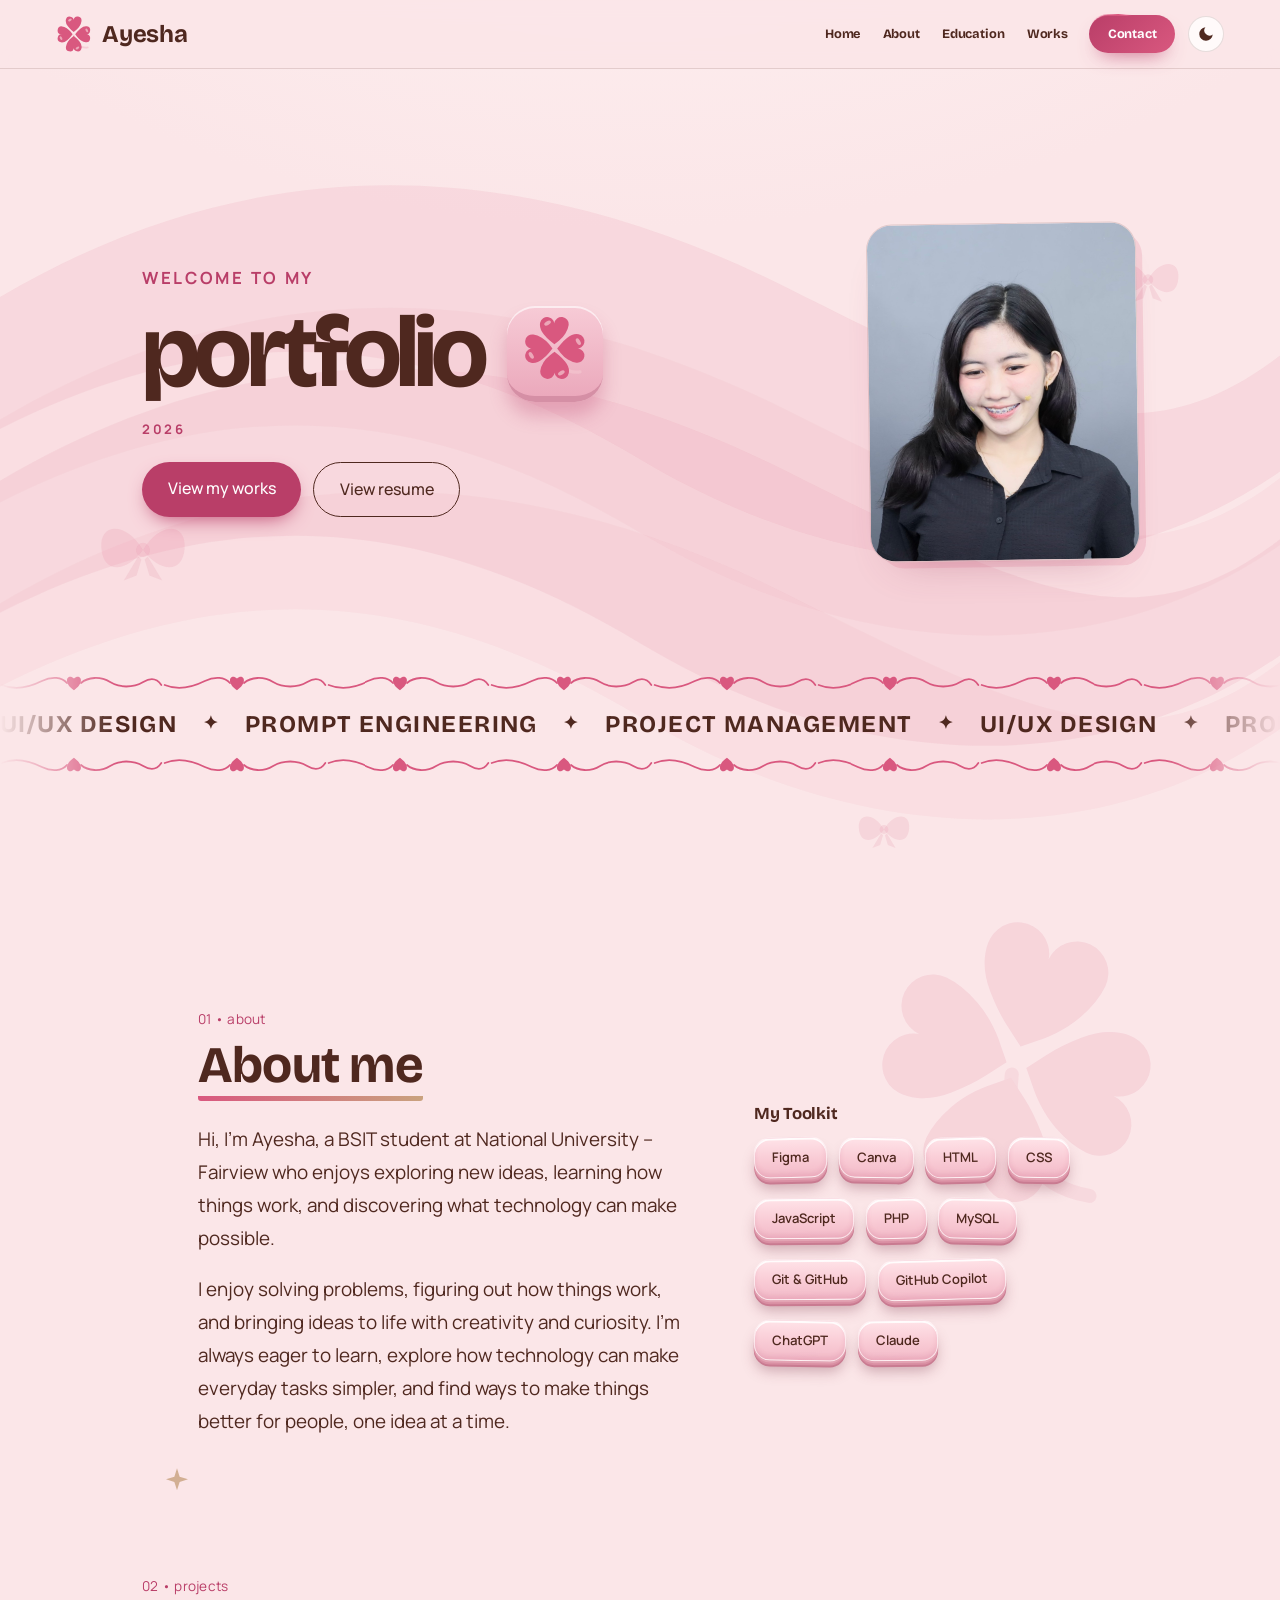
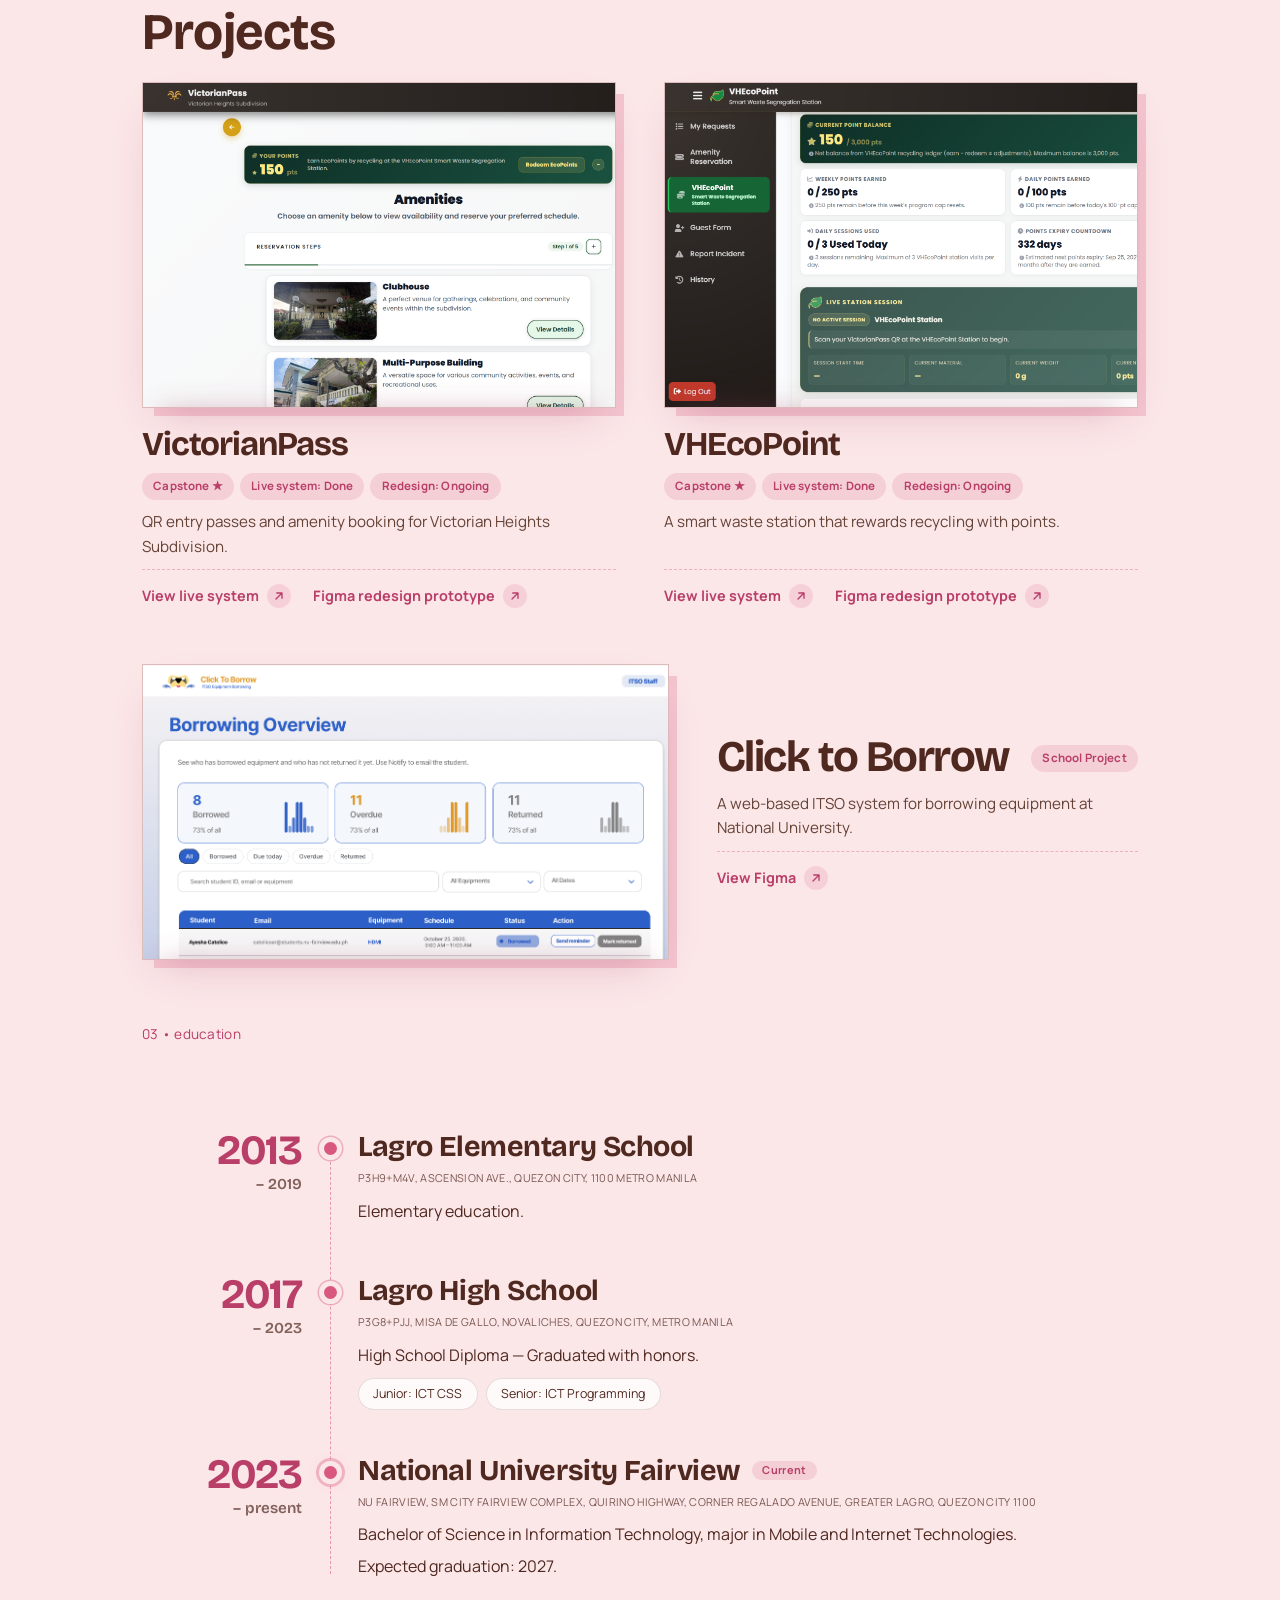
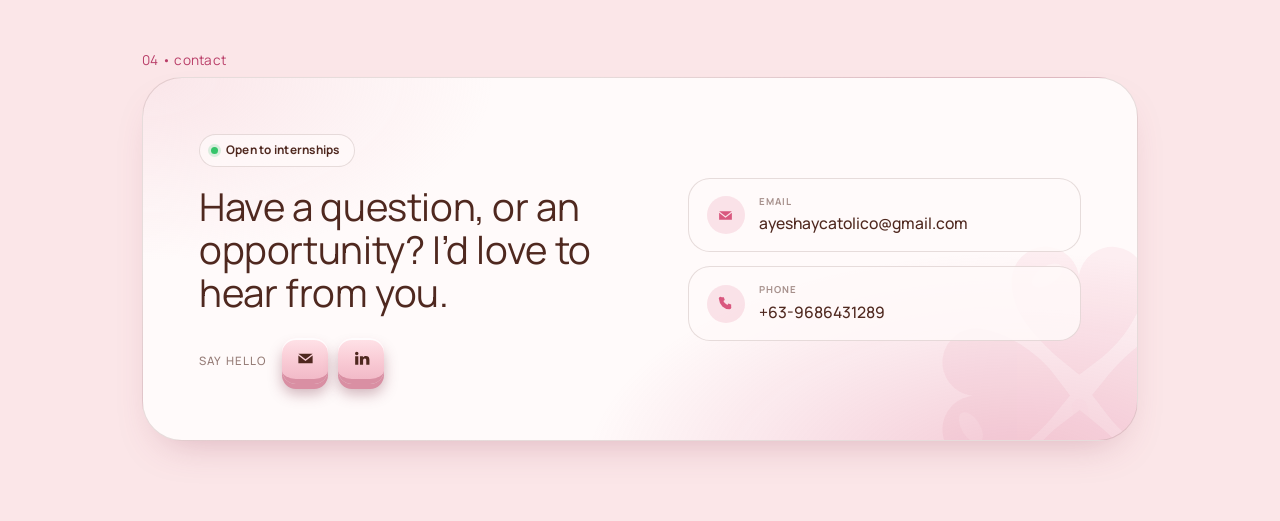
<file: index.html>
﻿<!doctype html>
<html lang="en">
  <head>
    <meta charset="utf-8">
    <meta name="viewport" content="width=device-width, initial-scale=1, viewport-fit=cover">
    <meta name="theme-color" content="#FBE6E8">
    <meta name="description" content="The UI/UX design portfolio of Ayesha Ysabelle Catolico — web and mobile interfaces, design systems, and case studies.">
    <title>Ayesha Ysabelle - Portfolio</title>
    <link rel="icon" href="assets/logo.svg" type="image/svg+xml">
    <link rel="preconnect" href="https://fonts.googleapis.com">
    <link rel="preconnect" href="https://fonts.gstatic.com" crossorigin>
    <link href="https://fonts.googleapis.com/css2?family=Bricolage+Grotesque:wght@600;700&family=Manrope:wght@400;500;700&display=swap" rel="stylesheet">
    <link rel="stylesheet" href="css/style.css">
    <script src="js/script.js" defer></script>
  </head>
  <body id="top">
    <a class="skip" href="#work">Skip to content</a>

    <svg width="0" height="0" style="position:absolute" aria-hidden="true" focusable="false">
      <defs>
        <symbol id="spark" viewBox="0 0 24 24">
          <path d="M12 0c1 7 5 11 12 12-7 1-11 5-12 12-1-7-5-11-12-12 7-1 11-5 12-12z"/>
        </symbol>
      </defs>
    </svg>

    <header class="nav">
      <a class="logo" href="#top" aria-label="Ayesha C., back to top">
        <img src="assets/logo.svg" alt="" width="36" height="36">
        <span class="serif">Ayesha</span>
      </a>
      <button class="navtoggle" id="navtoggle" type="button" aria-expanded="false" aria-controls="navmenu" aria-label="Open menu">
        <span class="navtoggle-text">Menu</span>
        <span class="navtoggle-icon" aria-hidden="true">+</span>
      </button>
      <nav id="navmenu" aria-label="Main navigation">
        <span class="menu-kicker" aria-hidden="true">Navigate</span>
        <a href="#top">Home</a>
        <a href="#about">About</a>
        <a href="#education">Education</a>
        <a href="#work">Works</a>
        <a class="navcta" href="#contact">Contact</a>
        <button class="themebtn" id="theme" type="button" aria-label="Toggle dark mode" aria-pressed="false"></button>
      </nav>
    </header>

    <main>
      <section class="hero cover">
        <div class="cover-copy">
          <h1 class="cover-title">
            <span class="cover-title-lead">Welcome to my</span>
            <span class="cover-title-focus">portfolio</span>
          </h1>
          <p class="cover-year">2026</p>
          <div class="actions">
            <a class="btn" href="#work">View my works</a>
            <a class="btn ghost" href="Ayesha_Catolico_Resume.pdf" target="_blank" rel="noopener noreferrer">View resume</a>
          </div>
          <div class="cover-control">
            <button class="cover-clover" id="cover-clover" type="button" aria-label="Click the clover">
              <img src="assets/logo.svg" alt="" width="64" height="64" aria-hidden="true">
            </button>
          </div>
        </div>
        <figure class="portrait">
          <img src="assets/photo.jpeg" alt="Ayesha Ysabelle Catolico" width="800" height="1000">
        </figure>
        <div class="ticker" aria-hidden="true">
          <div class="ticker-band">
          <div class="track">
            <span><b>UI/UX DESIGN</b><i></i><b>PROMPT ENGINEERING</b><i></i><b>PROJECT MANAGEMENT</b><i></i><b>UI/UX DESIGN</b><i></i><b>PROMPT ENGINEERING</b><i></i><b>PROJECT MANAGEMENT</b><i></i><b>UI/UX DESIGN</b><i></i><b>PROMPT ENGINEERING</b><i></i><b>PROJECT MANAGEMENT</b><i></i></span>
            <span><b>UI/UX DESIGN</b><i></i><b>PROMPT ENGINEERING</b><i></i><b>PROJECT MANAGEMENT</b><i></i><b>UI/UX DESIGN</b><i></i><b>PROMPT ENGINEERING</b><i></i><b>PROJECT MANAGEMENT</b><i></i><b>UI/UX DESIGN</b><i></i><b>PROMPT ENGINEERING</b><i></i><b>PROJECT MANAGEMENT</b><i></i></span>
          </div>
          </div>
        </div>
      </section>

      <section id="about">
        <div class="about-deco" aria-hidden="true"></div>
        <div class="about">
          <div class="about-copy">
            <span class="eyebrow">01 • about</span>
            <h2 class="serif">About me</h2>
            <p>Hi, I’m Ayesha, a BSIT student at National University – Fairview who enjoys exploring new ideas, learning how things work, and discovering what technology can make possible.</p>
            <p>I enjoy solving problems, figuring out how things work, and bringing ideas to life with creativity and curiosity. I’m always eager to learn, explore how technology can make everyday tasks simpler, and find ways to make things better for people, one idea at a time.</p>
          </div>

          <div class="tools">
          <h3 class="serif tools-title">My Toolkit</h3>
          <div class="toolbox">
            <div class="tgroup">
              <div class="keys">
                <span class="tkey">Figma</span>
                <span class="tkey">Canva</span>
              </div>
            </div>
            <div class="tgroup">
              <div class="keys">
                <span class="tkey">HTML</span>
                <span class="tkey">CSS</span>
                <span class="tkey">JavaScript</span>
                <span class="tkey">PHP</span>
                <span class="tkey">MySQL</span>
                <span class="tkey">Git &amp; GitHub</span>
              </div>
            </div>
            <div class="tgroup">
              <div class="keys">
                <span class="tkey">GitHub Copilot</span>
                <span class="tkey">ChatGPT</span>
                <span class="tkey">Claude</span>
              </div>
            </div>
          </div>
        </div>
        </div>
      </section>

      <section id="work">
        <span class="eyebrow">02 • projects</span>
        <h2 class="serif">Projects</h2>
        <div class="work-petals" aria-hidden="true">
          <span class="work-petal petal-one"></span>
          <span class="work-petal petal-two"></span>
          <span class="work-petal petal-three"></span>
          <span class="work-petal petal-four"></span>
        </div>
        <div class="grid">
          <article class="proj">
            <div class="shot" tabindex="0">
              <img src="assets/VP PASS AMENITY.png" alt="VictorianPass amenity reservation screen">
              <div class="shot-details">
                <span class="label project-roles">Project Manager · UI/UX Designer · Prompt Engineer · Web Developer</span>
                <p>A web system for Victorian Heights Subdivision that replaces laminated gate passes and paper logbooks with QR entry passes, so guards and admins can verify and record exactly who comes in. It also includes online amenity booking, letting residents reserve the clubhouse and courts without schedule conflicts.</p>
              </div>
            </div>
            <div class="pbody">
              <div class="project-head">
                <h3>VictorianPass</h3>
                <div class="project-tags" aria-label="Project category and status">
                <span class="status project-kind">Capstone ★</span>
                <span class="status">Live system: Done</span>
                <span class="status">Redesign: Ongoing</span>
              </div>
              </div>
              <p class="project-summary">QR entry passes and amenity booking for Victorian Heights Subdivision.</p>
              <div class="project-footer">
                <a class="project-link" href="https://deeppink-wren-292489.hostingersite.com/" target="_blank" rel="noopener noreferrer">View live system <svg class="project-arrow" viewBox="0 0 16 16" aria-hidden="true" focusable="false"><path d="M4 12 12 4M5 4h7v7" fill="none" stroke="currentColor" stroke-linecap="round" stroke-linejoin="round" stroke-width="1.8"/></svg></a>
                <a class="project-link" href="https://www.figma.com/design/mjvwCQ5ZLUu4yroaiG8HYk/VictorianPass-with-VHEcoPoint?node-id=0-1&amp;t=ufrVYEd5QNzOUwVZ-1" target="_blank" rel="noopener noreferrer">Figma redesign prototype <svg class="project-arrow" viewBox="0 0 16 16" aria-hidden="true" focusable="false"><path d="M4 12 12 4M5 4h7v7" fill="none" stroke="currentColor" stroke-linecap="round" stroke-linejoin="round" stroke-width="1.8"/></svg></a>
              </div>
            </div>
          </article>

          <article class="proj">
            <div class="shot" tabindex="0">
              <img src="assets/VhEcoPoint dashboard resident.png" alt="VHEcoPoint resident dashboard">
              <div class="shot-details">
                <span class="label project-roles">Project Manager · UI/UX Designer · Prompt Engineer · Web Developer</span>
                <p>A smart waste station for Victorian Heights residents that sorts paper, plastic bottles, and aluminum cans into separate bins and verifies each drop-off with a QR scan linked to their VictorianPass account. Residents earn points for every recycled item and redeem them for amenity bookings, while admins monitor activity from one dashboard.</p>
              </div>
            </div>
            <div class="pbody">
              <div class="project-head">
                <h3>VHEcoPoint</h3>
                <div class="project-tags" aria-label="Project category and status">
                <span class="status project-kind">Capstone ★</span>
                <span class="status">Live system: Done</span>
                <span class="status">Redesign: Ongoing</span>
              </div>
              </div>
              <p class="project-summary">A smart waste station that rewards recycling with points.</p>
              <div class="project-footer">
                <a class="project-link" href="https://deeppink-wren-292489.hostingersite.com/" target="_blank" rel="noopener noreferrer">View live system <svg class="project-arrow" viewBox="0 0 16 16" aria-hidden="true" focusable="false"><path d="M4 12 12 4M5 4h7v7" fill="none" stroke="currentColor" stroke-linecap="round" stroke-linejoin="round" stroke-width="1.8"/></svg></a>
                <a class="project-link" href="https://www.figma.com/design/mjvwCQ5ZLUu4yroaiG8HYk/VictorianPass-with-VHEcoPoint?node-id=0-1&amp;t=ufrVYEd5QNzOUwVZ-1" target="_blank" rel="noopener noreferrer">Figma redesign prototype <svg class="project-arrow" viewBox="0 0 16 16" aria-hidden="true" focusable="false"><path d="M4 12 12 4M5 4h7v7" fill="none" stroke="currentColor" stroke-linecap="round" stroke-linejoin="round" stroke-width="1.8"/></svg></a>
              </div>
            </div>
          </article>

          <article class="proj">
            <div class="shot" tabindex="0">
              <img src="assets/clcik to borrow admin.png" alt="Click to Borrow equipment borrowing admin screen">
              <div class="shot-details">
                <span class="label project-roles">UI/UX Designer</span>
                <p>A web-based system for borrowing ITSO equipment at National University Fairview. Students browse available items, request a borrowing schedule, and submit their returns. ITSO staff track every request in one admin table, send reminders, and confirm returned items.</p>
                
              </ul>
              </div>
            </div>
            <div class="pbody">
              <div class="project-head">
                <h3>Click to Borrow</h3>
                <div class="project-tags" aria-label="Project category and status">
                <span class="status project-kind">School Project</span>
              </div>
              </div>
              <p class="project-summary">A web-based ITSO system for borrowing equipment at National University.</p>
              <div class="project-footer">
                <a class="project-link" href="https://www.figma.com/design/LQzYVz6z7iMKQL53o6bhqJ/ClicktoBorrow?node-id=0-1&amp;p=f&amp;t=SgxMy8APKfLJyfRi-0" target="_blank" rel="noopener noreferrer">View Figma <svg class="project-arrow" viewBox="0 0 16 16" aria-hidden="true" focusable="false"><path d="M4 12 12 4M5 4h7v7" fill="none" stroke="currentColor" stroke-linecap="round" stroke-linejoin="round" stroke-width="1.8"/></svg></a>
              </div>
            </div>
          </article>
        </div>
      </section>



      <section id="education">
        <span class="eyebrow">03 • education</span>
        <h2 class="serif">Education</h2>
        <ol class="edutl">
          <li>
            <div class="yr"><span>2013</span> – 2019</div>
            <div class="ec">
              <h3>Lagro Elementary School</h3>
              <span class="addr">P3H9+M4V, Ascension Ave., Quezon City, 1100 Metro Manila</span>
              <p>Elementary education.</p>
            </div>
          </li>
          <li>
            <div class="yr"><span>2017</span> – 2023</div>
            <div class="ec">
              <h3>Lagro High School</h3>
              <span class="addr">P3G8+PJJ, Misa de Gallo, Novaliches, Quezon City, Metro Manila</span>
              <p>High School Diploma — Graduated with honors.</p>
              <div class="chips">
                <span class="chip">Junior: ICT CSS</span>
                <span class="chip">Senior: ICT Programming</span>
              </div>
            </div>
          </li>
          <li>
            <div class="yr"><span>2023</span> – present</div>
            <div class="ec">
              <h3>National University Fairview <em class="now">Current</em></h3>
              <span class="addr">NU Fairview, SM City Fairview Complex, Quirino Highway, corner Regalado Avenue, Greater Lagro, Quezon City 1100</span>
              <p>Bachelor of Science in Information Technology, major in Mobile and Internet Technologies.</p>
              <p>Expected graduation: 2027.</p>
            </div>
          </li>
        </ol>
      </section>



      <section id="contact" class="ending">
        <span class="eyebrow">04 • contact</span>
        <div class="endcard">
          <img class="endmark" src="assets/logo.svg" alt="" width="280" height="280" aria-hidden="true" draggable="false">

          <div class="endintro">
            <p class="open"><i></i>Open to internships</p>
            <p class="ask">Have a question, or an opportunity? I’d love to hear from you.</p>
            <div class="say">
              <span class="label">SAY HELLO</span>
              <a href="mailto:ayeshaycatolico@gmail.com" aria-label="Email me">
                <svg viewBox="0 0 24 24" fill="currentColor" aria-hidden="true" focusable="false"><path d="M3 6h18l-9 7zM3 8.2V18h18V8.2l-9 7z"/></svg>
              </a>
              <a href="https://www.linkedin.com/in/ayesha-ysabelle-c-7100632b7/" target="_blank" rel="noopener noreferrer" aria-label="LinkedIn profile">
                <svg viewBox="0 0 24 24" fill="currentColor" aria-hidden="true" focusable="false"><path d="M4 9h4v11H4zM6 3.5a2.2 2.2 0 110 4.4 2.2 2.2 0 010-4.4zM10 9h3.8v1.6c.6-1 1.9-1.9 3.8-1.9 3.5 0 4.4 2.3 4.4 5.3V20h-4v-5.2c0-1.3 0-2.9-1.8-2.9s-2.2 1.4-2.2 2.8V20h-4z"/></svg>
              </a>
            </div>
          </div>

          <div class="endways">
            <a class="field" href="mailto:ayeshaycatolico@gmail.com">
              <span class="fi"><svg viewBox="0 0 24 24" fill="currentColor" aria-hidden="true" focusable="false"><path d="M3 6h18l-9 7zM3 8.2V18h18V8.2l-9 7z"/></svg></span>
              <span><small>EMAIL</small>ayeshaycatolico@gmail.com</span>
            </a>
            <a class="field" href="tel:+639686431289">
              <span class="fi"><svg viewBox="0 0 24 24" fill="currentColor" aria-hidden="true" focusable="false"><path d="M6.6 3h3l1.4 4-2 1.3a11 11 0 005.7 5.7l1.3-2 4 1.4v3A2.600 2.600 0 0117.400 20 14.400 14.400 0 013 6.600 2.600 2.600 0 016.600 3z"/></svg></span>
              <span><small>PHONE</small>+63-9686431289</span>
            </a>
          </div>
        </div>
      </section>
    </main>
  </body>
</html>
</file>
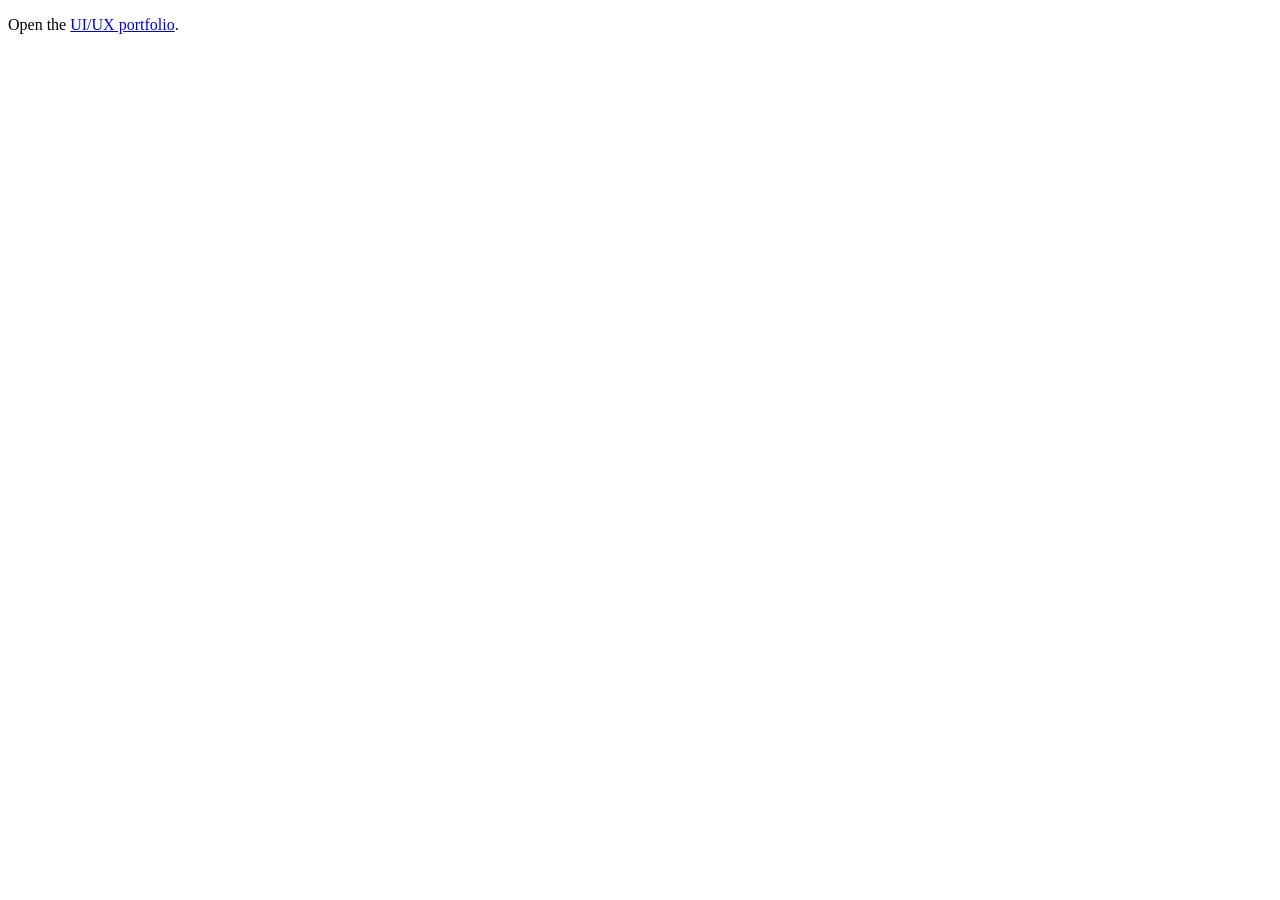
<file: PORTFOLIO.html>
<!doctype html>
<html lang="en">
  <head>
    <meta charset="utf-8">
    <meta name="viewport" content="width=device-width, initial-scale=1">
    <title>Ayesha Ysabelle Catolico — UI/UX Portfolio</title>
    <link rel="canonical" href="index.html">
  </head>
  <body>
    <p>Open the <a href="index.html">UI/UX portfolio</a>.</p>
  </body>
</html>
</file>
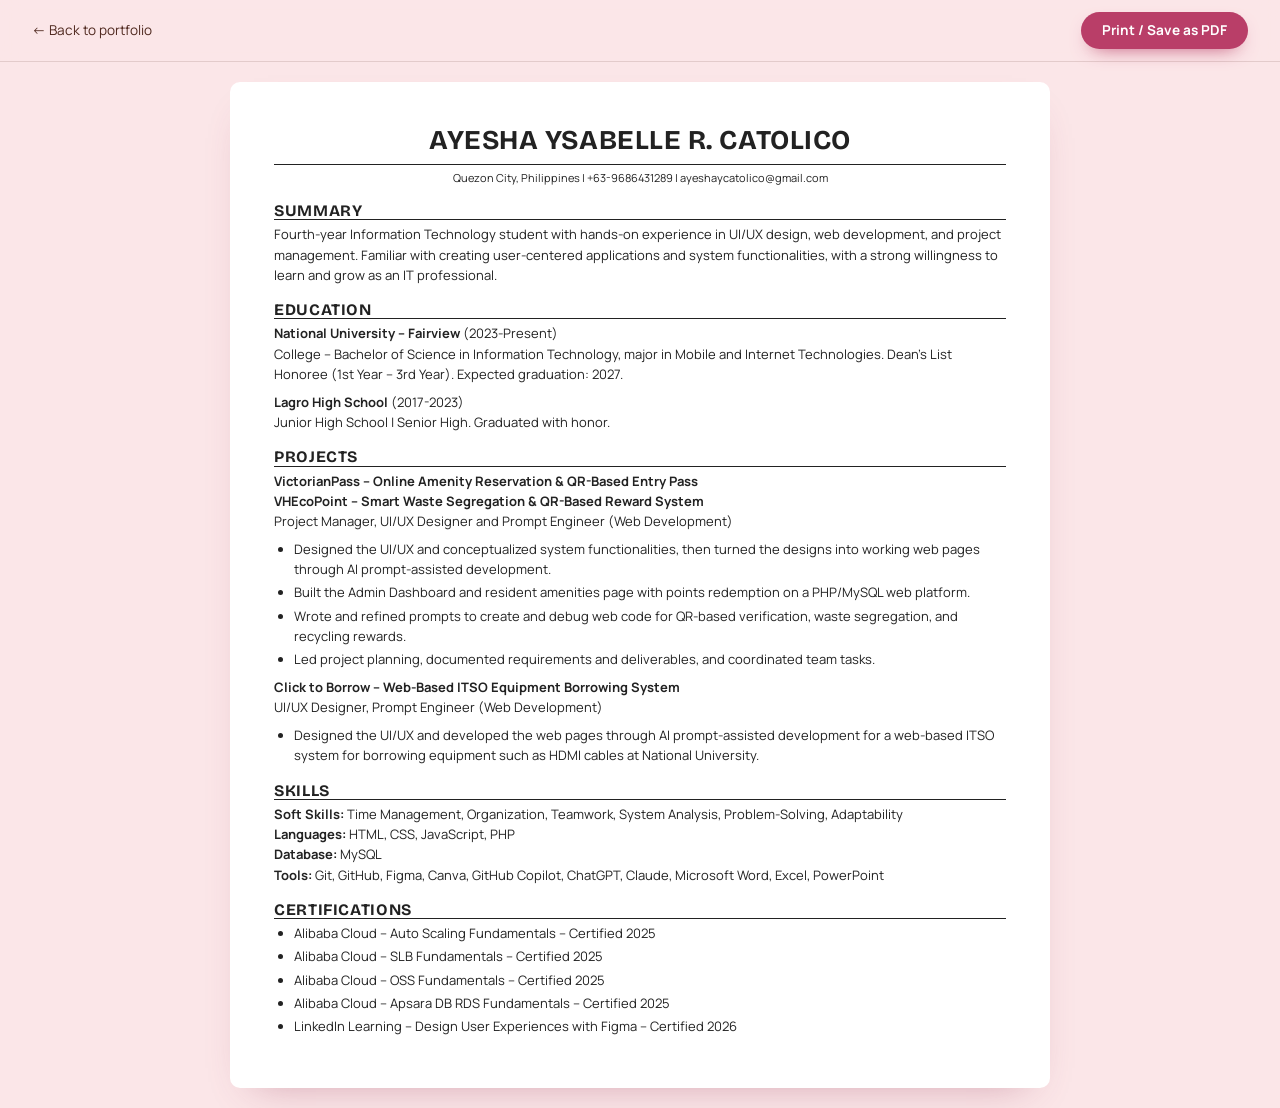
<file: resume.html>
<!doctype html>
<html lang="en">
  <head>
    <meta charset="utf-8">
    <meta name="viewport" content="width=device-width, initial-scale=1">
    <meta name="color-scheme" content="light">
    <meta name="description" content="Resume of Ayesha Ysabelle Catolico — aspiring UI/UX designer.">
    <title>Resume — Ayesha Ysabelle Catolico</title>
    <link rel="icon" href="assets/logo.svg" type="image/svg+xml">
    <link rel="preconnect" href="https://fonts.googleapis.com">
    <link rel="preconnect" href="https://fonts.gstatic.com" crossorigin>
    <link href="https://fonts.googleapis.com/css2?family=Bricolage+Grotesque:wght@600;700&family=Manrope:wght@400;500;700&display=swap" rel="stylesheet">

    <!--
      This page is the printable source of the resume.
      Print it to PDF and save the result as assets/resume.pdf — that file is what
      the "View resume" button on the portfolio opens.
    -->
    <style>
      *,
      *::before,
      *::after {
        box-sizing: border-box;
      }

      :root {
        --bg: #FBE6E8;
        --paper: #fff;
        --ink: #4F281F;
        --rose: #B93E68;
        --font-display: "Bricolage Grotesque", sans-serif;
        --font-body: "Manrope", sans-serif;
      }

      html {
        background: var(--bg);
      }

      body {
        margin: 0;
        color: #222;
        font: 13px/1.55 var(--font-body);
      }

      h1,
      h4 {
        font-family: var(--font-display);
        font-weight: 700;
        letter-spacing: -.015em;
        line-height: 1.1;
      }

      .bar {
        position: sticky;
        top: 0;
        z-index: 2;
        display: flex;
        flex-wrap: wrap;
        align-items: center;
        justify-content: space-between;
        gap: 10px;
        padding: 12px clamp(16px, 4vw, 32px);
        border-bottom: 1px solid rgba(79, 40, 31, .14);
        background: rgba(251, 230, 232, .92);
        -webkit-backdrop-filter: blur(10px);
        backdrop-filter: blur(10px);
      }

      .bar a {
        color: var(--ink);
        font-size: .85rem;
        text-decoration: none;
      }

      .bar a:hover {
        color: var(--rose);
        text-decoration: underline;
      }

      .bar button {
        all: unset;
        padding: .6rem 1.3rem;
        border-radius: 99px;
        background: var(--rose);
        box-shadow: 0 8px 20px -10px var(--rose);
        color: #fff;
        cursor: pointer;
        font: 700 .85rem/1.3 var(--font-body);
        transition: transform .15s ease, filter .15s ease;
      }

      .bar button:hover {
        filter: brightness(1.06);
        transform: translateY(-1px);
      }

      .bar button:focus-visible {
        outline: 3px solid var(--ink);
        outline-offset: 3px;
      }

      .paper {
        max-width: 820px;
        margin: 20px auto;
        padding: clamp(22px, 5vw, 44px);
        border-radius: 10px;
        background: var(--paper);
        box-shadow: 0 18px 40px -24px rgba(150, 60, 90, .45);
      }

      .paper h1 {
        margin: 0 0 4px;
        padding-bottom: 8px;
        border-bottom: 1px solid #222;
        font-size: 1.7rem;
        letter-spacing: .02em;
        text-align: center;
      }

      .paper .rc {
        margin: 0 0 14px;
        font-size: 11px;
        text-align: center;
      }

      .paper h4 {
        margin: 16px 0 4px;
        border-bottom: 1px solid #222;
        font-size: 1rem;
        letter-spacing: .04em;
      }

      .paper p {
        margin: 0 0 8px;
      }

      .paper ul {
        margin: 0 0 8px;
        padding-left: 20px;
      }

      .paper li {
        margin-bottom: 3px;
      }

      @media (max-width: 520px) {
        .paper {
          margin: 12px;
          padding: 20px;
        }
      }

      @page {
        margin: 14mm;
      }

      @media print {
        html,
        body {
          background: #fff;
        }

        .bar {
          display: none !important;
        }

        .paper {
          max-width: none;
          margin: 0;
          padding: 0;
          border-radius: 0;
          box-shadow: none;
        }

        .paper h1 {
          font-size: 1.55rem;
        }

        a {
          color: inherit;
          text-decoration: none;
        }
      }
    </style>
  </head>
  <body>
    <div class="bar">
      <a href="index.html">&larr; Back to portfolio</a>
      <button type="button" id="print">Print / Save as PDF</button>
    </div>

    <article class="paper">
      <h1>AYESHA YSABELLE R. CATOLICO</h1>
      <p class="rc">Quezon City, Philippines | +63-9686431289 | ayeshaycatolico@gmail.com</p>

      <h4>SUMMARY</h4>
      <p>Fourth-year Information Technology student with hands-on experience in UI/UX design, web development, and project management. Familiar with creating user-centered applications and system functionalities, with a strong willingness to learn and grow as an IT professional.</p>

      <h4>EDUCATION</h4>
      <p><b>National University – Fairview</b> (2023-Present)<br>College – Bachelor of Science in Information Technology, major in Mobile and Internet Technologies. Dean’s List Honoree (1st Year – 3rd Year). Expected graduation: 2027.</p>
      <p><b>Lagro High School</b> (2017-2023)<br>Junior High School | Senior High. Graduated with honor.</p>

      <h4>PROJECTS</h4>
      <p><b>VictorianPass – Online Amenity Reservation &amp; QR-Based Entry Pass<br>VHEcoPoint – Smart Waste Segregation &amp; QR-Based Reward System</b><br>Project Manager, UI/UX Designer and Prompt Engineer (Web Development)</p>
      <ul>
        <li>Designed the UI/UX and conceptualized system functionalities, then turned the designs into working web pages through AI prompt-assisted development.</li>
        <li>Built the Admin Dashboard and resident amenities page with points redemption on a PHP/MySQL web platform.</li>
        <li>Wrote and refined prompts to create and debug web code for QR-based verification, waste segregation, and recycling rewards.</li>
        <li>Led project planning, documented requirements and deliverables, and coordinated team tasks.</li>
      </ul>
      <p><b>Click to Borrow – Web-Based ITSO Equipment Borrowing System</b><br>UI/UX Designer, Prompt Engineer (Web Development)</p>
      <ul>
        <li>Designed the UI/UX and developed the web pages through AI prompt-assisted development for a web-based ITSO system for borrowing equipment such as HDMI cables at National University.</li>
      </ul>

      <h4>SKILLS</h4>
      <p><b>Soft Skills:</b> Time Management, Organization, Teamwork, System Analysis, Problem-Solving, Adaptability<br><b>Languages:</b> HTML, CSS, JavaScript, PHP<br><b>Database:</b> MySQL<br><b>Tools:</b> Git, GitHub, Figma, Canva, GitHub Copilot, ChatGPT, Claude, Microsoft Word, Excel, PowerPoint</p>

      <h4>CERTIFICATIONS</h4>
      <ul>
        <li>Alibaba Cloud – Auto Scaling Fundamentals – Certified 2025</li>
        <li>Alibaba Cloud – SLB Fundamentals – Certified 2025</li>
        <li>Alibaba Cloud – OSS Fundamentals – Certified 2025</li>
        <li>Alibaba Cloud – Apsara DB RDS Fundamentals – Certified 2025</li>
        <li>LinkedIn Learning – Design User Experiences with Figma – Certified 2026</li>
      </ul>
    </article>

    <script>
      document.querySelector("#print")?.addEventListener("click", () => window.print());
    </script>
  </body>
</html>
</file>
<file: css/style.css>
﻿/* ==========================================================================
   Ayesha Ysabelle Catolico — UI/UX portfolio
   1. Tokens          6. Projects
   2. Base            7. About
   3. Navigation      8. Toolbox
   4. Hero            9. Education
   5. Ticker         10. Contact
                     11. Interactions
                     12. Responsive / motion / print
   ========================================================================== */

/* 1. Tokens ---------------------------------------------------------------- */

:root {
  --curl: url("data:image/svg+xml,%3Csvg xmlns=%22http://www.w3.org/2000/svg%22 width=%22160%22 height=%2224%22 viewBox=%220 0 160 24%22%3E%3Cg fill=%22none%22 stroke=%22%23D9587F%22 stroke-width=%221.8%22 stroke-linecap=%22round%22%3E%3Cpath d=%22M0 14C12 19 26 17 40 10C50 5 60 6 65 12%22/%3E%3Cpath d=%22M79 12C86 6 98 5 108 11C118 17 132 17 142 11C150 6 156 8 160 14%22/%3E%3C/g%3E%3Cpath transform=%22translate%2872 13%29 scale%281.8%29 translate%28-36 -10.7%29%22 d=%22M36 14.2c-6.5-4.4-3.6-9.6 0-6.6 3.6-3 6.5 2.2 0 6.6z%22 fill=%22%23D9587F%22/%3E%3C/svg%3E");
  --key-face: linear-gradient(180deg, #FFE3E8 0%, #F9CBD5 55%, #F2BAC8 100%);
  --key-border: rgba(255, 255, 255, .55);
  --key-hi: rgba(255, 255, 255, .9);
  --key-lo: rgba(185, 62, 104, .14);
  --key-e1: #E3A3B3;
  --key-e2: #D98FA3;
  --key-e3: #C97B91;
  --key-floor: rgba(120, 50, 70, .35);
  --key-floor-hover: rgba(120, 50, 70, .38);
  --key-text: #4F281F;
  --deco-ribbon: url("data:image/svg+xml,%3Csvg xmlns=%22http://www.w3.org/2000/svg%22 viewBox=%220 0 600 300%22%3E%3Cg fill=%22%23D9587F%22%3E%3Cpath fill-opacity=%22.16%22 d=%22M0 150 C120 60 240 60 360 120 S520 200 600 110 L600 160 C520 250 400 250 300 190 S110 130 0 200Z%22/%3E%3Cpath fill-opacity=%22.09%22 d=%22M0 200 C120 110 240 110 360 170 S520 250 600 160 L600 190 C520 280 400 280 300 220 S110 160 0 230Z%22/%3E%3C/g%3E%3C/svg%3E");
  --deco-bow: url("data:image/svg+xml,%3Csvg xmlns=%22http://www.w3.org/2000/svg%22 viewBox=%220 0 120 80%22%3E%3Cg fill=%22%23D9587F%22 fill-opacity=%22.2%22%3E%3Cpath d=%22M60 40 C40 5 5 5 8 38 C10 70 40 68 60 40Z%22/%3E%3Cpath d=%22M60 40 C80 5 115 5 112 38 C110 70 80 68 60 40Z%22/%3E%3Ccircle cx=%2260%22 cy=%2240%22 r=%229%22/%3E%3Cpath d=%22M54 48 L36 78 L52 72 L58 52Z%22/%3E%3Cpath d=%22M66 48 L84 78 L68 72 L62 52Z%22/%3E%3C/g%3E%3C/svg%3E");
  --bg: #FBE6E8;
  --glow: #FFF6F6;
  --card: #FFFAFA;
  --cloud: #F2C4CD;
  --rose: #D9587F;
  --rose-strong: #B93E68;
  --ink: #4F281F;
  --gold: #C9A27E;
  --navy: #051F45;
  --slate: #334A78;
  --line: rgba(79, 40, 31, .14);
  --shadow: 0 18px 40px -20px rgba(150, 60, 90, .35);
  --work-copy: #654236;
  --work-cta-start: #E97899;
  --work-cta-end: #C94970;
  --work-glow: rgba(217, 88, 127, .2);
  --work-petal: rgba(217, 88, 127, .1);
  --work-frost: rgba(255, 250, 250, .72);
  --clover-cap-top: #F7CBD6;
  --clover-cap-bottom: #EBA9BC;
  --clover-edge: #D58FA5;
  --clover-shadow: 0 14px 18px rgba(184, 58, 104, .28);
  --clover-pressed-shadow: 0 3px 5px rgba(184, 58, 104, .2);
  --clover-highlight: rgba(255, 255, 255, .65);
  --clover-focus: #E5547F;
  --font-display: "Bricolage Grotesque", sans-serif;
  --font-body: "Manrope", sans-serif;
  --pink: var(--rose); /* brand pink; #FF84A8 in dark, deeper in light for contrast */
}

@media (prefers-color-scheme: dark) {
  :root:not([data-theme="light"]) {
    --bg: #121014;
    --curl: url("data:image/svg+xml,%3Csvg xmlns=%22http://www.w3.org/2000/svg%22 width=%22160%22 height=%2224%22 viewBox=%220 0 160 24%22%3E%3Cg fill=%22none%22 stroke=%22%23FF5C9A%22 stroke-width=%221.8%22 stroke-linecap=%22round%22%3E%3Cpath d=%22M0 14C12 19 26 17 40 10C50 5 60 6 65 12%22/%3E%3Cpath d=%22M79 12C86 6 98 5 108 11C118 17 132 17 142 11C150 6 156 8 160 14%22/%3E%3C/g%3E%3Cpath transform=%22translate%2872 13%29 scale%281.8%29 translate%28-36 -10.7%29%22 d=%22M36 14.2c-6.5-4.4-3.6-9.6 0-6.6 3.6-3 6.5 2.2 0 6.6z%22 fill=%22%23FF5C9A%22/%3E%3C/svg%3E");
    --deco-ribbon: url("data:image/svg+xml,%3Csvg xmlns=%22http://www.w3.org/2000/svg%22 viewBox=%220 0 600 300%22%3E%3Cg fill=%22%23FF5C9A%22%3E%3Cpath fill-opacity=%22.11%22 d=%22M0 150 C120 60 240 60 360 120 S520 200 600 110 L600 160 C520 250 400 250 300 190 S110 130 0 200Z%22/%3E%3Cpath fill-opacity=%22.06%22 d=%22M0 200 C120 110 240 110 360 170 S520 250 600 160 L600 190 C520 280 400 280 300 220 S110 160 0 230Z%22/%3E%3C/g%3E%3C/svg%3E");
    --deco-bow: url("data:image/svg+xml,%3Csvg xmlns=%22http://www.w3.org/2000/svg%22 viewBox=%220 0 120 80%22%3E%3Cg fill=%22%23FF5C9A%22 fill-opacity=%22.2%22%3E%3Cpath d=%22M60 40 C40 5 5 5 8 38 C10 70 40 68 60 40Z%22/%3E%3Cpath d=%22M60 40 C80 5 115 5 112 38 C110 70 80 68 60 40Z%22/%3E%3Ccircle cx=%2260%22 cy=%2240%22 r=%229%22/%3E%3Cpath d=%22M54 48 L36 78 L52 72 L58 52Z%22/%3E%3Cpath d=%22M66 48 L84 78 L68 72 L62 52Z%22/%3E%3C/g%3E%3C/svg%3E");
    --key-face: linear-gradient(180deg, #4F2440 0%, #3A1B30 55%, #2B1423 100%);
    --key-border: rgba(255, 120, 170, .3);
    --key-hi: rgba(255, 170, 205, .2);
    --key-lo: rgba(0, 0, 0, .25);
    --key-e1: #2A1020;
    --key-e2: #200B18;
    --key-e3: #16070F;
    --key-floor: rgba(0, 0, 0, .55);
    --key-floor-hover: rgba(0, 0, 0, .6);
    --key-text: #FFD3E4;
    --curl-glow: drop-shadow(0 0 5px rgba(255, 92, 154, .55));
    --glow: #1D1920;
    --card: #1A171D;
    --rose: #FF5C9A;
    --rose-strong: #FF5C9A;
    --ink: #F6EEF2;
    --slate: #BDB1BB;
    --line: rgba(246, 238, 242, .16);
    --shadow: 0 18px 40px -20px rgba(0, 0, 0, .6);
    --work-copy: #F6EEF2;
    --work-cta-start: #E0457F;
    --work-cta-end: #A8265A;
    --work-glow: rgba(255, 92, 154, .2);
    --work-petal: rgba(255, 92, 154, .09);
    --work-frost: rgba(26, 23, 29, .74);
    --clover-cap-top: #4B2339;
    --clover-cap-bottom: #34192A;
    --clover-edge: #1C0C14;
    --clover-shadow: 0 14px 18px rgba(0, 0, 0, .28);
    --clover-pressed-shadow: 0 3px 5px rgba(0, 0, 0, .24);
    --clover-highlight: rgba(255, 255, 255, .24);
  }
}

:root[data-theme="dark"] {
  --bg: #121014;
  --curl: url("data:image/svg+xml,%3Csvg xmlns=%22http://www.w3.org/2000/svg%22 width=%22160%22 height=%2224%22 viewBox=%220 0 160 24%22%3E%3Cg fill=%22none%22 stroke=%22%23FF5C9A%22 stroke-width=%221.8%22 stroke-linecap=%22round%22%3E%3Cpath d=%22M0 14C12 19 26 17 40 10C50 5 60 6 65 12%22/%3E%3Cpath d=%22M79 12C86 6 98 5 108 11C118 17 132 17 142 11C150 6 156 8 160 14%22/%3E%3C/g%3E%3Cpath transform=%22translate%2872 13%29 scale%281.8%29 translate%28-36 -10.7%29%22 d=%22M36 14.2c-6.5-4.4-3.6-9.6 0-6.6 3.6-3 6.5 2.2 0 6.6z%22 fill=%22%23FF5C9A%22/%3E%3C/svg%3E");
  --deco-ribbon: url("data:image/svg+xml,%3Csvg xmlns=%22http://www.w3.org/2000/svg%22 viewBox=%220 0 600 300%22%3E%3Cg fill=%22%23FF5C9A%22%3E%3Cpath fill-opacity=%22.11%22 d=%22M0 150 C120 60 240 60 360 120 S520 200 600 110 L600 160 C520 250 400 250 300 190 S110 130 0 200Z%22/%3E%3Cpath fill-opacity=%22.06%22 d=%22M0 200 C120 110 240 110 360 170 S520 250 600 160 L600 190 C520 280 400 280 300 220 S110 160 0 230Z%22/%3E%3C/g%3E%3C/svg%3E");
  --deco-bow: url("data:image/svg+xml,%3Csvg xmlns=%22http://www.w3.org/2000/svg%22 viewBox=%220 0 120 80%22%3E%3Cg fill=%22%23FF5C9A%22 fill-opacity=%22.2%22%3E%3Cpath d=%22M60 40 C40 5 5 5 8 38 C10 70 40 68 60 40Z%22/%3E%3Cpath d=%22M60 40 C80 5 115 5 112 38 C110 70 80 68 60 40Z%22/%3E%3Ccircle cx=%2260%22 cy=%2240%22 r=%229%22/%3E%3Cpath d=%22M54 48 L36 78 L52 72 L58 52Z%22/%3E%3Cpath d=%22M66 48 L84 78 L68 72 L62 52Z%22/%3E%3C/g%3E%3C/svg%3E");
  --key-face: linear-gradient(180deg, #4F2440 0%, #3A1B30 55%, #2B1423 100%);
  --key-border: rgba(255, 120, 170, .3);
  --key-hi: rgba(255, 170, 205, .2);
  --key-lo: rgba(0, 0, 0, .25);
  --key-e1: #2A1020;
  --key-e2: #200B18;
  --key-e3: #16070F;
  --key-floor: rgba(0, 0, 0, .55);
  --key-floor-hover: rgba(0, 0, 0, .6);
  --key-text: #FFD3E4;
  --curl-glow: drop-shadow(0 0 5px rgba(255, 92, 154, .55));
  --glow: #1D1920;
  --card: #1A171D;
  --rose: #FF5C9A;
  --rose-strong: #FF5C9A;
  --ink: #F6EEF2;
  --slate: #BDB1BB;
  --line: rgba(246, 238, 242, .16);
  --shadow: 0 18px 40px -20px rgba(0, 0, 0, .6);
  --work-copy: #F6EEF2;
  --work-cta-start: #E0457F;
  --work-cta-end: #A8265A;
  --work-glow: rgba(255, 92, 154, .2);
  --work-petal: rgba(255, 92, 154, .09);
  --work-frost: rgba(26, 23, 29, .74);
  --clover-cap-top: #4B2339;
  --clover-cap-bottom: #34192A;
  --clover-edge: #1C0C14;
  --clover-shadow: 0 14px 18px rgba(0, 0, 0, .28);
  --clover-pressed-shadow: 0 3px 5px rgba(0, 0, 0, .24);
  --clover-highlight: rgba(255, 255, 255, .24);
}

@media (prefers-color-scheme: dark) {
  :root:not([data-theme="light"]) .btn:not(.ghost) {
    color: #2A0F1A;
  }
}

:root[data-theme="dark"] .btn:not(.ghost) {
  color: #2A0F1A;
}

/* 2. Base ------------------------------------------------------------------ */

*,
*::before,
*::after {
  box-sizing: border-box;
}

html {
  scroll-behavior: smooth;
  scroll-padding-top: 5.5rem;
}

html,
body {
  overflow-x: clip;
}

/* Page-wide ribbon and bow decoration behind everything. */
body::before {
  content: "";
  position: fixed;
  z-index: -1;
  inset: 0;
  pointer-events: none;
  opacity: .6;
  background-image: url("data:image/svg+xml,%3Csvg xmlns=%22http://www.w3.org/2000/svg%22 viewBox=%220 0 600 300%22%3E%3Cg fill=%22%23D9587F%22%3E%3Cpath fill-opacity=%22.16%22 d=%22M0 150 C120 60 240 60 360 120 S520 200 600 110 L600 160 C520 250 400 250 300 190 S110 130 0 200Z%22/%3E%3Cpath fill-opacity=%22.09%22 d=%22M0 200 C120 110 240 110 360 170 S520 250 600 160 L600 190 C520 280 400 280 300 220 S110 160 0 230Z%22/%3E%3C/g%3E%3C/svg%3E"), url("data:image/svg+xml,%3Csvg xmlns=%22http://www.w3.org/2000/svg%22 viewBox=%220 0 600 300%22%3E%3Cg fill=%22%23D9587F%22%3E%3Cpath fill-opacity=%22.16%22 d=%22M0 150 C120 60 240 60 360 120 S520 200 600 110 L600 160 C520 250 400 250 300 190 S110 130 0 200Z%22/%3E%3Cpath fill-opacity=%22.09%22 d=%22M0 200 C120 110 240 110 360 170 S520 250 600 160 L600 190 C520 280 400 280 300 220 S110 160 0 230Z%22/%3E%3C/g%3E%3C/svg%3E"), url("data:image/svg+xml,%3Csvg xmlns=%22http://www.w3.org/2000/svg%22 viewBox=%220 0 120 80%22%3E%3Cg fill=%22%23D9587F%22 fill-opacity=%22.2%22%3E%3Cpath d=%22M60 40 C40 5 5 5 8 38 C10 70 40 68 60 40Z%22/%3E%3Cpath d=%22M60 40 C80 5 115 5 112 38 C110 70 80 68 60 40Z%22/%3E%3Ccircle cx=%2260%22 cy=%2240%22 r=%229%22/%3E%3Cpath d=%22M54 48 L36 78 L52 72 L58 52Z%22/%3E%3Cpath d=%22M66 48 L84 78 L68 72 L62 52Z%22/%3E%3C/g%3E%3C/svg%3E"), url("data:image/svg+xml,%3Csvg xmlns=%22http://www.w3.org/2000/svg%22 viewBox=%220 0 120 80%22%3E%3Cg fill=%22%23D9587F%22 fill-opacity=%22.2%22%3E%3Cpath d=%22M60 40 C40 5 5 5 8 38 C10 70 40 68 60 40Z%22/%3E%3Cpath d=%22M60 40 C80 5 115 5 112 38 C110 70 80 68 60 40Z%22/%3E%3Ccircle cx=%2260%22 cy=%2240%22 r=%229%22/%3E%3Cpath d=%22M54 48 L36 78 L52 72 L58 52Z%22/%3E%3Cpath d=%22M66 48 L84 78 L68 72 L62 52Z%22/%3E%3C/g%3E%3C/svg%3E"), url("data:image/svg+xml,%3Csvg xmlns=%22http://www.w3.org/2000/svg%22 viewBox=%220 0 120 80%22%3E%3Cg fill=%22%23D9587F%22 fill-opacity=%22.2%22%3E%3Cpath d=%22M60 40 C40 5 5 5 8 38 C10 70 40 68 60 40Z%22/%3E%3Cpath d=%22M60 40 C80 5 115 5 112 38 C110 70 80 68 60 40Z%22/%3E%3Ccircle cx=%2260%22 cy=%2240%22 r=%229%22/%3E%3Cpath d=%22M54 48 L36 78 L52 72 L58 52Z%22/%3E%3Cpath d=%22M66 48 L84 78 L68 72 L62 52Z%22/%3E%3C/g%3E%3C/svg%3E");
  background-repeat: no-repeat;
  background-size: 115% auto, 115% auto, 96px auto, 70px auto, 58px auto;
  background-position: 50% -4%, 50% 108%, 8% 62%, 92% 30%, 70% 94%;
}

body {
  min-height: 100vh;
  margin: 0;
  background-color: var(--bg);
  background-image: radial-gradient(900px 600px at 50% -10%, var(--glow), var(--bg));
  color: var(--ink);
  font-family: var(--font-body);
  line-height: 1.6;
}

/* Use the logo mark as the cursor, with PNG fallbacks for browsers that reject
   SVG cursor images and a system cursor as the final fallback. */
html {
  cursor: url("../assets/logo.svg") 16 16, url("../assets/cursor.png") 16 16, auto;
}

a,
button,
summary,
[role="button"],
.tkey,
.chip,
label {
  cursor: url("../assets/logo.svg") 16 16, url("../assets/cursor-pointer.png") 16 16, pointer;
}

input,
textarea,
select {
  cursor: text;
}

body.is-locked {
  overflow: hidden;
}

:focus-visible {
  outline: 3px solid var(--rose);
  outline-offset: 3px;
}

.serif {
  font-family: var(--font-display);
  font-weight: 700;
}

.label {
  font-size: .8rem;
  font-weight: 500;
  letter-spacing: .04em;
  opacity: .8;
}

.eyebrow {
  display: block;
  margin-top: 64px;
  color: var(--rose-strong);
  font-family: var(--font-body);
  font-size: .85rem;
  letter-spacing: .02em;
}

.eyebrow + h2 {
  margin-top: 6px;
}

.sr {
  position: absolute;
  width: 1px;
  height: 1px;
  overflow: hidden;
  clip: rect(0 0 0 0);
  white-space: nowrap;
}

.skip {
  position: fixed;
  top: 1rem;
  left: 1rem;
  z-index: 2000;
  padding: .7rem 1rem;
  border: 1px solid var(--ink);
  border-radius: .6rem;
  background: var(--card);
  color: var(--ink);
  font-size: .85rem;
  font-weight: 700;
  text-decoration: none;
  transform: translateY(-200%);
  transition: transform 160ms ease;
}

.skip:focus-visible {
  transform: translateY(0);
}

/* 3. Navigation ------------------------------------------------------------ */

header.nav {
  position: sticky;
  top: 0;
  z-index: 20;
  display: flex;
  align-items: center;
  justify-content: space-between;
  gap: 1rem;
  padding: calc(16px + env(safe-area-inset-top, 0px)) clamp(16px, 5vw, 56px) 16px;
  border-bottom: 1px solid var(--line);
  background: color-mix(in srgb, var(--bg) 85%, transparent);
  -webkit-backdrop-filter: blur(10px);
  backdrop-filter: blur(10px);
}

header.nav a {
  margin-left: 1.4rem;
  color: var(--ink);
  font-size: .9rem;
  text-decoration: none;
}

header.nav a:hover {
  color: var(--rose);
}

header.nav nav {
  display: flex;
  align-items: center;
}

header.nav nav a {
  font-size: .8rem;
}

/* Contact is the one call to action in the bar. */
/* Fix spinning stroke for the Contact nav button */

@property --contact-glow-angle {
  syntax: "<angle>";
  inherits: false;
  initial-value: 0deg;
}

header.nav a.navcta {
  position: relative;
  overflow: visible;
}

header.nav a.navcta > * {
  position: relative;
  z-index: 2;
}

header.nav a.navcta::before {
  content: "";
  position: absolute;
  inset: -2px;
  border-radius: inherit;
  padding: 2px;
  background: conic-gradient(
    from var(--contact-glow-angle),
    transparent 0% 78%,
    rgba(255, 132, 168, 0.25) 82%,
    var(--rose) 90%,
    rgba(255, 132, 168, 0.4) 95%,
    transparent 100%
  );
  -webkit-mask: linear-gradient(#000 0 0) content-box, linear-gradient(#000 0 0);
  -webkit-mask-composite: xor;
  mask: linear-gradient(#000 0 0) content-box, linear-gradient(#000 0 0);
  mask-composite: exclude;
  pointer-events: none;
  animation: contact-spin 3.2s linear infinite;
  will-change: transform;
}

header.nav a.navcta::after {
  content: "";
  position: absolute;
  inset: -1px;
  border-radius: inherit;
  background: linear-gradient(135deg, var(--rose-strong), var(--rose));
  z-index: -1;
  pointer-events: none;
  box-shadow: 0 10px 20px -10px rgba(185, 62, 104, 0.8);
}

header.nav a.navcta {
  display: inline-flex;
  align-items: center;
  justify-content: center;
  isolation: isolate;
  padding: 0.7rem 1.1rem;
  border-radius: 999px;
  color: #fff;
  font-weight: 700;
  line-height: 1;
  text-decoration: none;
  z-index: 1;
}

@keyframes contact-spin {
  to {
    --contact-glow-angle: 360deg;
  }
}

header.nav a.navcta:hover {
  color: #fff;
  filter: brightness(1.06);
  transform: translateY(-1px);
}

header.nav a.navcta:focus-visible {
  outline-color: var(--ink);
}

@media (prefers-color-scheme: dark) {
  :root:not([data-theme="light"]) header.nav a.navcta,
  :root:not([data-theme="light"]) header.nav a.navcta:hover {
    color: #2A0F1A;
  }
}

:root[data-theme="dark"] header.nav a.navcta,
:root[data-theme="dark"] header.nav a.navcta:hover {
  color: #2A0F1A;
}

header.nav a.logo {
  display: flex;
  align-items: center;
  gap: 10px;
  margin-left: 0;
  color: var(--ink);
}

.logo img {
  width: 36px;
  height: 36px;
  object-fit: contain;
  transform-origin: 50% 55%;
  animation: clover-drift 6.5s ease-in-out infinite;
}

/* The clover idles: a slow drift and tilt so the mark never sits dead still. */
@keyframes clover-drift {
  0%,
  100% {
    transform: translate3d(0, 0, 0) rotate(0deg) scale(1);
  }
  30% {
    transform: translate3d(-3px, -2px, 0) rotate(-8deg) scale(1.04);
  }
  60% {
    transform: translate3d(3px, -1px, 0) rotate(7deg) scale(1.02);
  }
  85% {
    transform: translate3d(-1px, 1px, 0) rotate(-3deg) scale(1.01);
  }
}

/* Hover/focus turns the drift into a happy wiggle. */
.logo:hover img,
.logo:focus-visible img {
  animation: clover-wiggle .9s ease-in-out infinite;
}

@keyframes clover-wiggle {
  0%,
  100% {
    transform: rotate(-12deg) scale(1.1);
  }
  50% {
    transform: rotate(9deg) scale(1.14);
  }
}

.logo .serif {
  font-size: 1.5rem;
}

h1,
h2,
h3,
.logo,
header.nav nav a {
  font-family: var(--font-display);
  font-weight: 700;
  letter-spacing: -.015em;
  line-height: 1.1;
}

.themebtn {
  display: inline-grid;
  width: 36px;
  height: 36px;
  margin-left: 14px;
  padding: 0;
  border: 1px solid var(--line);
  border-radius: 50%;
  background: var(--card);
  color: var(--ink);
  place-items: center;
  vertical-align: middle;
}

.themebtn svg {
  width: 18px;
  height: 18px;
}

.themebtn:hover {
  border-color: var(--rose);
  color: var(--rose);
}

.navtoggle {
  display: none;
}

.menu-kicker {
  display: none;
}

/* 4. Hero ------------------------------------------------------------------ */

main {
  max-width: 1060px;
  margin: 0 auto;
  padding: 0 clamp(16px, 5vw, 32px) calc(80px + env(safe-area-inset-bottom, 0px));
}

.hero {
  display: grid;
  justify-items: start;
  gap: 26px;
  padding: clamp(56px, 11vw, 120px) 0 48px;
}

.hero h1 {
  margin: 0;
  font-size: clamp(3.2rem, 11vw, 7.2rem);
  letter-spacing: -.015em;
  line-height: 1.1;
}

.hero p {
  max-width: 30em;
  margin: 0;
  font-size: 1.1rem;
}

.chips {
  display: flex;
  flex-wrap: wrap;
  gap: 8px;
}

.chip {
  padding: .3rem .9rem;
  border: 1px solid var(--line);
  border-radius: 99px;
  background: var(--card);
  font-family: var(--font-body);
  font-size: .78rem;
}

.btn {
  display: inline-block;
  padding: .85rem 1.6rem;
  border: 0;
  border-radius: 99px;
  background: var(--rose-strong);
  box-shadow: 0 8px 20px -8px var(--rose-strong);
  color: #fff;
  font: inherit;
  font-size: 1rem;
  font-weight: 500;
  text-decoration: none;
  transition: transform .15s;
}

.btn:hover {
  transform: translateY(-2px);
}

.btn.ghost {
  border: 1px solid var(--ink);
  background: transparent;
  box-shadow: none;
  color: var(--ink);
}

h2 {
  margin: 64px 0 22px;
  font-size: clamp(2.2rem, 6vw, 3.2rem);
}

.actions {
  display: flex;
  flex-wrap: wrap;
  gap: 12px;
}

.hero.cover {
  position: relative;
  display: grid;
  grid-template-columns: minmax(0, 1fr) minmax(200px, 270px);
  align-items: center;
  align-content: center;
  gap: clamp(30px, 5vw, 64px);
  min-height: calc(100vh - 64px);
  min-height: calc(100svh - 64px);
  padding: clamp(36px, 6vw, 76px) 0 clamp(26px, 4vw, 44px);
}

.hero.cover > * {
  position: relative;
  z-index: 1;
}

.hero.cover > .ticker {
  grid-column: 1 / -1;
}

.cover-copy {
  display: grid;
  grid-template-columns: minmax(0, 1fr) auto;
  grid-template-areas:
    "title control"
    "year ."
    "actions .";
  justify-items: start;
  gap: 0;
}

.cover-title {
  grid-area: title;
  display: grid;
  justify-items: start;
  gap: .12em;
  margin: 0;
  max-width: 100%;
}

.cover-title-lead {
  color: var(--rose-strong);
  font-family: var(--font-body);
  font-size: clamp(.85rem, 1.4vw, 1.05rem);
  font-weight: 700;
  letter-spacing: .16em;
  line-height: 1.4;
  text-transform: uppercase;
}

.cover-title-focus {
  display: block;
  font-family: var(--font-display);
  font-size: clamp(3.75rem, 8vw, 7rem);
  font-weight: 700;
  letter-spacing: -.055em;
  line-height: .96;
}

.hero.cover .cover-year {
  grid-area: year;
  margin: clamp(10px, 2vw, 18px) 0 24px;
  color: var(--rose-strong);
  font-size: .82rem;
  font-weight: 700;
  letter-spacing: .2em;
  line-height: 1.4;
}

.cover-clover {
  display: grid;
  width: 96px;
  height: 96px;
  padding: 0 0 6px;
  place-items: center;
  border: 0;
  border-bottom: 6px solid var(--clover-edge);
  border-radius: 28px;
  background: linear-gradient(180deg, var(--clover-cap-top), var(--clover-cap-bottom));
  box-shadow: inset 0 2px 0 var(--clover-highlight), var(--clover-shadow);
  cursor: pointer;
  -webkit-tap-highlight-color: transparent;
  touch-action: manipulation;
  transition: transform 140ms cubic-bezier(.34, 1.56, .64, 1), border-bottom-width 140ms cubic-bezier(.34, 1.56, .64, 1), box-shadow 140ms cubic-bezier(.34, 1.56, .64, 1);
}

.cover-clover img {
  display: block;
  width: 64px;
  height: 64px;
  object-fit: contain;
  transform-origin: center;
  animation: clover-idle 4.2s ease-in-out infinite;
}

@keyframes clover-idle {
  0%,
  100% {
    transform: translateY(0) rotate(0) scale(1);
  }
  50% {
    transform: translateY(-2px) rotate(3deg) scale(1.03);
  }
}

.cover-clover:hover:not(.is-pressed) {
  transform: translateY(-2px);
}

.cover-clover:hover:not(.is-pressed) img {
  animation: clover-wiggle 620ms ease-in-out infinite alternate;
}

.cover-clover:active,
.cover-clover.is-pressed {
  transform: translateY(6px);
  border-bottom-width: 0;
  box-shadow: inset 0 2px 0 var(--clover-highlight), var(--clover-pressed-shadow);
}

.cover-clover:focus-visible {
  outline: 3px solid var(--clover-focus);
  outline-offset: 4px;
}

.cover-clover:focus:not(:focus-visible) {
  outline: none;
}

.cover-control {
  grid-area: control;
  display: flex;
  align-items: center;
  align-self: end;
  gap: 12px;
  flex: none;
  margin-left: 24px;
}

#cover-clover.is-clicked img {
  animation: clover-tap 580ms cubic-bezier(.18, .89, .32, 1.28);
}

@keyframes clover-wiggle {
  from { transform: rotate(-10deg); }
  to { transform: rotate(8deg); }
}

@keyframes clover-tap {
  0% { transform: scale(1) rotate(0); }
  55% { transform: scale(1.22) rotate(12deg); }
  100% { transform: scale(1) rotate(0); }
}

.hero .tag {
  max-width: 34ch;
  margin: 0;
  font-size: clamp(1rem, 2vw, 1.1rem);
  font-family: var(--font-body);
}

.hero.cover .actions {
  grid-area: actions;
  justify-content: flex-start;
  margin-top: 0;
}

.portrait {
  position: relative;
  justify-self: end;
  width: 100%;
  max-width: 270px;
  margin: 0;
}

.portrait img {
  display: block;
  width: 100%;
  height: auto;
  aspect-ratio: 4 / 5;
  border: 1px solid var(--line);
  border-radius: 26px;
  box-shadow: 0 24px 44px -30px rgba(150, 60, 90, .45), 8px 8px 0 -2px color-mix(in srgb, var(--rose) 16%, transparent);
  object-fit: cover;
  transform: rotate(-.8deg);
  transition: transform .35s ease, box-shadow .35s ease;
}

.portrait:hover img {
  box-shadow: 0 30px 54px -28px rgba(150, 60, 90, .5), 5px 5px 0 -2px color-mix(in srgb, var(--rose) 22%, transparent);
  transform: rotate(0deg);
}

/* 5. Ticker ---------------------------------------------------------------- */

.ticker {
  position: relative;
  width: 100vw;
  min-width: 0;
  margin: 40px 0 0 calc(50% - 50vw);
}

/* Full-bleed strip with no fill; the curly lines and text carry the design. */
.ticker-band {
  position: relative;
  overflow: hidden;
  padding: 40px 0;
  color: var(--ink);
  -webkit-mask-image: linear-gradient(90deg, transparent, #000 9%, #000 91%, transparent);
  mask-image: linear-gradient(90deg, transparent, #000 9%, #000 91%, transparent);
}

.track {
  position: relative;
  display: flex;
  width: max-content;
  animation: tick 32s linear infinite;
  will-change: transform;
}

.ticker:hover .track,
.ticker:focus-within .track {
  animation-play-state: paused;
}

/* Asymmetric curly line, heart, curly line (repeats every 160px), above and below the text. It is part of the track, so it travels with it. */
.track span::before,
.track span::after {
  content: "";
  position: absolute;
  right: 0;
  left: 0;
  height: 24px;
  background: var(--curl) 0 0 / 160px 24px round no-repeat;
  filter: var(--curl-glow, none);
  pointer-events: none;
}

.track span::before {
  top: -34px;
}

.track span::after {
  bottom: -34px;
  transform: scaleY(-1);
}

.track span {
  position: relative;
  display: flex;
  align-items: center;
  font-family: var(--font-display);
  font-size: clamp(1.15rem, 2vw, 1.5rem);
  font-weight: 700;
  letter-spacing: .06em;
  white-space: nowrap;
}

.track b {
  font-weight: 700;
}

.track i {
  flex: none;
  margin: 0 1.6rem;
  color: inherit;
  font-size: 1.1rem;
  font-style: normal;
  line-height: 1;
}

.track i::before {
  content: "\2726";
}

@keyframes tick {
  to {
    transform: translateX(-50%);
  }
}

/* 6. Projects -------------------------------------------------------------- */

.grid {
  display: grid;
  grid-template-columns: repeat(2, minmax(0, 1fr));
  align-items: stretch;
  gap: clamp(36px, 5vw, 56px) clamp(24px, 4vw, 48px);
}

/* No card surface: a rounded preview, then title, tags, summary and links on the page itself. */
.proj,
.grid .proj {
  display: flex;
  min-width: 0;
  flex-direction: column;
  gap: 18px;
  color: var(--ink);
}

.proj:last-child:nth-child(odd) {
  display: grid;
  grid-column: 1 / -1;
  grid-template-columns: minmax(0, 1.25fr) minmax(0, 1fr);
  align-items: center;
  gap: clamp(28px, 4vw, 48px);
}

.proj:last-child:nth-child(odd) .shot {
  aspect-ratio: 16 / 9;
}

.proj:last-child:nth-child(odd) h3 {
  font-size: clamp(2rem, 3.4vw, 2.8rem);
}

.grid.has-reveal .proj {
  opacity: 0;
  transform: translateY(24px);
  transition: opacity .55s ease, transform .55s cubic-bezier(.2, .8, .2, 1);
}

.grid.has-reveal .proj.is-visible {
  opacity: 1;
  transform: translateY(0);
}

.grid.has-reveal .proj.is-visible:nth-child(even) {
  transition-delay: 120ms;
}

.shot {
  position: relative;
  overflow: hidden;
  aspect-ratio: 16 / 11;
  border: 1px solid var(--line);
  border-radius: 0;
  background: linear-gradient(135deg, rgba(217, 88, 127, .16), rgba(201, 162, 126, .18));
  box-shadow: 10px 10px 0 -2px color-mix(in srgb, var(--rose) 24%, transparent), var(--shadow);
  transition: box-shadow .35s ease, transform .35s ease;
}

.shot:hover,
.shot:focus {
  box-shadow: 5px 5px 0 -2px color-mix(in srgb, var(--rose) 30%, transparent), 0 24px 44px -20px var(--work-glow);
  transform: translate(3px, 3px);
}

.shot:focus-visible {
  outline: 3px solid var(--rose-strong);
  outline-offset: 4px;
}

.shot img {
  display: block;
  width: 100%;
  height: 100%;
  object-fit: cover;
  object-position: left top;
  transition: transform .6s cubic-bezier(.2, .8, .2, 1);
}

.shot:hover img,
.shot:focus img {
  transform: scale(1.04);
}

/* Details rise from the bottom edge up to the middle of the preview. */
.shot-details {
  position: absolute;
  right: 0;
  bottom: 0;
  left: 0;
  display: flex;
  max-height: 78%;
  overflow-y: auto;
  flex-direction: column;
  gap: 8px;
  padding: 22px 24px 24px;
  border-radius: 0;
  background: linear-gradient(160deg, color-mix(in srgb, var(--rose) 14%, var(--card)), color-mix(in srgb, var(--cloud) 55%, var(--card)));
  box-shadow: 0 -14px 30px -18px rgba(150, 60, 90, .45);
  pointer-events: none;
  transform: translateY(102%);
  transition: transform .5s cubic-bezier(.2, .8, .2, 1);
}

.shot:hover .shot-details,
.shot:focus-within .shot-details,
.shot:focus .shot-details {
  pointer-events: auto;
  transform: translateY(0);
}

.proj .shot-details .project-roles {
  color: var(--rose-strong);
  font-size: .74rem;
  font-weight: 700;
  letter-spacing: .04em;
  opacity: 1;
}

.proj .shot-details p {
  margin: 0;
  font-size: .86rem;
  line-height: 1.55;
}

.pbody {
  display: flex;
  flex: 1;
  flex-direction: column;
  gap: 10px;
}

.project-head {
  display: flex;
  flex-wrap: wrap;
  align-items: center;
  justify-content: space-between;
  gap: 10px 16px;
}

.proj h3 {
  margin: 0;
  font-size: clamp(1.7rem, 2.6vw, 2.2rem);
  letter-spacing: -.035em;
  line-height: 1.1;
}

.project-tags {
  display: flex;
  flex-wrap: wrap;
  gap: 6px;
}

.status {
  padding: .28rem .7rem;
  border-radius: 99px;
  background: color-mix(in srgb, var(--rose) 16%, transparent);
  color: var(--rose-strong);
  font-size: .72rem;
  font-weight: 700;
  letter-spacing: .015em;
}

.proj p {
  margin: 0;
  color: var(--work-copy);
  font-size: .95rem;
  line-height: 1.6;
}

.features {
  display: grid;
  gap: 6px;
  margin: 2px 0 0;
  padding: 0;
  list-style: none;
}

.features li {
  position: relative;
  padding-left: 18px;
  color: var(--work-copy);
  font-size: .8rem;
  line-height: 1.55;
}

.features li::before {
  position: absolute;
  top: -.08em;
  left: 0;
  color: var(--rose);
  content: "✿";
  font-size: .8rem;
  line-height: 1.5;
}

/* Small inline links with a round arrow, under the summary. */
.project-footer {
  display: flex;
  flex-wrap: wrap;
  gap: 8px 22px;
  margin-top: auto;
  padding-top: 14px;
  border-top: 1.5px dashed color-mix(in srgb, var(--rose) 38%, transparent);
}

.project-link {
  display: inline-flex;
  align-items: center;
  gap: 8px;
  color: var(--rose-strong);
  font-size: .9rem;
  font-weight: 700;
  text-decoration: none;
  background: linear-gradient(currentColor, currentColor) 0 100% / 0 1.5px no-repeat;
  transition: background-size .25s ease, color .2s ease;
}

.project-link:hover {
  background-size: calc(100% - 28px) 1.5px;
  color: var(--ink);
}

.project-link:focus-visible {
  outline: 3px solid var(--rose-strong);
  outline-offset: 3px;
}

.project-arrow {
  display: inline-block;
  width: 12px;
  height: 12px;
  flex: none;
  box-sizing: content-box;
  padding: 6px;
  border-radius: 50%;
  background: color-mix(in srgb, var(--rose) 15%, transparent);
  color: var(--rose-strong);
  transition: background .2s ease, color .2s ease, transform .2s ease;
}

.project-link:hover .project-arrow {
  background: var(--rose-strong);
  color: #fff;
  transform: rotate(45deg);
}

/* 7. About ----------------------------------------------------------------- */

/* Clover watermark, a floating sparkle and a hand-drawn underline; no panel behind it. */
#about {
  position: relative;
  isolation: isolate;
  margin-top: clamp(24px, 4vw, 48px);
  padding: clamp(28px, 5vw, 56px);
}

#about::before {
  content: "";
  position: absolute;
  top: -30px;
  right: -20px;
  width: 280px;
  height: 280px;
  background: var(--rose);
  opacity: .12;
  pointer-events: none;
  -webkit-mask: url("../assets/logo.svg") center / contain no-repeat;
  mask: url("../assets/logo.svg") center / contain no-repeat;
  transform: rotate(18deg);
}

#about::after {
  content: "";
  position: absolute;
  bottom: 22px;
  left: 24px;
  width: 22px;
  height: 22px;
  background: var(--gold);
  opacity: .8;
  pointer-events: none;
  clip-path: polygon(50% 0, 62% 38%, 100% 50%, 62% 62%, 50% 100%, 38% 62%, 0 50%, 38% 38%);
  animation: about-twinkle 3.2s ease-in-out infinite;
}

@keyframes about-twinkle {
  50% {
    opacity: .35;
    transform: scale(.7) rotate(45deg);
  }
}

#about > * {
  position: relative;
  z-index: 1;
}

#about .eyebrow {
  margin-top: 0;
}

#about .eyebrow + h2 {
  display: inline-block;
  padding-bottom: 8px;
  background: linear-gradient(90deg, var(--rose), var(--gold)) left bottom / 100% 5px no-repeat;
  border-radius: 3px;
}

@media (prefers-reduced-motion: reduce) {
  #about::after {
    animation: none;
  }
}

.about p {
  max-width: none;
  margin: 0 0 18px;
  font-size: clamp(1.05rem, 1.5vw, 1.18rem);
  line-height: 1.75;
}

/* 8. Toolkit --------------------------------------------------------------- */

/* Lives inside the About section, beside the copy; a tilted 3D deck of key trays. */
.about {
  display: grid;
  grid-template-columns: minmax(0, 1.5fr) minmax(0, 1fr);
  align-items: stretch;
  gap: clamp(28px, 5vw, 64px);
}

/* Toolkit: no cards and no group labels, just one cluster of keycaps filling the column height. */
.tools {
  display: flex;
  flex-direction: column;
  align-self: center;
}

.tools-title {
  margin: 0 0 14px;
  font-size: 1.05rem;
}

.toolbox {
  display: flex;
  flex-wrap: wrap;
  gap: 20px 12px;
}

.tgroup,
.keys {
  display: contents;
}

/* Each skill is a chunky keycap: lit top face, thick darker side, soft floor shadow. */
.tkey {
  position: relative;
  display: inline-block;
  padding: .55rem 1.05rem .57rem;
  border: 1px solid var(--key-border);
  border-radius: 16px;
  background: var(--key-face);
  box-shadow:
    inset 0 2px 0 var(--key-hi),
    inset 0 -3px 5px var(--key-lo),
    0 2px 0 var(--key-e1),
    0 4px 0 var(--key-e2),
    0 6px 0 var(--key-e3),
    0 12px 14px -2px var(--key-floor);
  color: var(--key-text);
  font-family: var(--font-body);
  font-size: .82rem;
  font-weight: 600;
  transform: rotate(var(--r, 0deg));
  transition: transform .12s ease, box-shadow .12s ease;
  user-select: none;
}

.tkey:nth-child(3n + 1) {
  --r: -1.5deg;
}

.tkey:nth-child(3n + 2) {
  --r: 1deg;
}

.tkey:nth-child(3n) {
  --r: -.5deg;
}

.tkey:hover {
  transform: translateY(-3px) rotate(0);
  box-shadow:
    inset 0 2px 0 var(--key-hi),
    inset 0 -3px 5px var(--key-lo),
    0 2px 0 var(--key-e1),
    0 4px 0 var(--key-e2),
    0 6px 0 var(--key-e3),
    0 17px 18px -3px var(--key-floor-hover);
}

.tkey:active {
  transform: translateY(6px) rotate(0);
  box-shadow:
    inset 0 2px 0 var(--key-hi),
    inset 0 -2px 4px var(--key-lo),
    0 0 0 var(--key-e3),
    0 3px 5px var(--key-floor);
}

/* 9. Education ------------------------------------------------------------- */

.edutl {
  position: relative;
  display: grid;
  gap: clamp(28px, 4vw, 44px);
  margin: 0;
  padding: 0;
  list-style: none;
}

/* One spine runs behind the dots, between the year column and the details. */
.edutl::before {
  position: absolute;
  top: 12px;
  bottom: 12px;
  left: 188px;
  border-left: 1.5px dashed color-mix(in srgb, var(--rose) 55%, transparent);
  content: "";
}

.edutl li {
  position: relative;
  display: grid;
  grid-template-columns: 160px 1fr;
  gap: 0 56px;
  align-items: start;
}

.edutl li::before {
  position: absolute;
  top: 12px;
  left: 182px;
  width: 13px;
  height: 13px;
  border-radius: 50%;
  background: var(--rose);
  box-shadow: 0 0 0 5px var(--bg), 0 0 0 6.5px color-mix(in srgb, var(--rose) 40%, transparent);
  content: "";
}

.edutl li:last-child::before {
  box-shadow: 0 0 0 5px var(--bg), 0 0 0 8px color-mix(in srgb, var(--rose) 35%, transparent), 0 0 18px var(--work-glow);
}

.yr {
  font-family: var(--font-display);
  font-size: .95rem;
  font-weight: 600;
  text-align: right;
  color: color-mix(in srgb, var(--ink) 70%, transparent);
}

.yr span {
  display: block;
  color: var(--rose-strong);
  font-size: clamp(2rem, 3.4vw, 2.6rem);
  font-weight: 700;
  letter-spacing: -.03em;
  line-height: 1;
}

.ec h3 {
  display: flex;
  flex-wrap: wrap;
  align-items: center;
  gap: 4px 12px;
  margin: 0 0 6px;
  font-size: clamp(1.4rem, 2.4vw, 1.8rem);
  line-height: 1.15;
}

.now {
  padding: .22rem .65rem;
  border-radius: 99px;
  background: color-mix(in srgb, var(--rose) 16%, transparent);
  color: var(--rose-strong);
  font-family: var(--font-body);
  font-size: .68rem;
  font-style: normal;
  font-weight: 700;
  letter-spacing: .03em;
}

.addr {
  display: block;
  margin-bottom: 12px;
  font-family: var(--font-body);
  font-size: .68rem;
  letter-spacing: .03em;
  opacity: .75;
  text-transform: uppercase;
}

.ec p {
  margin: 0 0 6px;
  font-size: 1rem;
}

.ec .chips {
  margin-top: 10px;
}

/* 10. Contact -------------------------------------------------------------- */

/* Two columns: her words on the left, the ways to reach her on the right,
   with the clover faded into the corner behind them. */
.endcard {
  position: relative;
  isolation: isolate;
  display: grid;
  grid-template-columns: minmax(0, 1.05fr) minmax(0, .95fr);
  align-items: center;
  gap: clamp(26px, 4.5vw, 54px);
  overflow: hidden;
  margin-top: 6px;
  padding: clamp(28px, 5vw, 56px);
  border: 1px solid var(--line);
  border-radius: 40px;
  background:
    radial-gradient(620px 320px at 88% 110%, rgba(217, 88, 127, .3), transparent 70%),
    radial-gradient(500px 260px at 0% 0%, rgba(242, 196, 205, .38), transparent 70%),
    var(--card);
  box-shadow: var(--shadow);
}

.endmark {
  position: absolute;
  right: clamp(-110px, -7vw, -40px);
  bottom: clamp(-110px, -8vw, -50px);
  z-index: 0;
  width: clamp(190px, 27vw, 290px);
  height: auto;
  opacity: .07;
  animation: endmark-drift 12s ease-in-out infinite;
  pointer-events: none;
  user-select: none;
}

@keyframes endmark-drift {
  0%,
  100% {
    transform: translate(0, 0) rotate(0deg);
  }
  35% {
    transform: translate(-22px, -16px) rotate(6deg);
  }
  70% {
    transform: translate(14px, -24px) rotate(-4deg);
  }
}

@media (prefers-color-scheme: dark) {
  :root:not([data-theme="light"]) .endmark {
    opacity: .05;
  }
}

:root[data-theme="dark"] .endmark {
  opacity: .05;
}

.endintro,
.endways {
  position: relative;
  z-index: 1;
}

.endintro {
  display: grid;
  justify-items: start;
  gap: 18px;
}

.open {
  display: inline-flex;
  align-items: center;
  gap: 8px;
  margin: 0;
  padding: 6px 14px 6px 11px;
  border: 1px solid var(--line);
  border-radius: 99px;
  background: color-mix(in srgb, var(--card) 72%, transparent);
  font-family: var(--font-body);
  font-size: .74rem;
  font-weight: 700;
  letter-spacing: .02em;
}

.open i {
  width: 7px;
  height: 7px;
  border-radius: 50%;
  background: #35c46a;
  box-shadow: 0 0 0 3px rgba(53, 196, 106, .18);
}

.ask {
  max-width: 15em;
  margin: 0;
  font-family: var(--font-body);
  font-size: clamp(1.6rem, 3.2vw, 2.4rem);
  letter-spacing: -.01em;
  line-height: 1.12;
}

.say {
  display: flex;
  align-items: center;
  gap: 10px;
  margin-top: 6px;
}

.say .label {
  margin-right: 6px;
  font-size: .72rem;
  letter-spacing: .1em;
  opacity: .6;
}

.say a {
  display: grid;
  width: 46px;
  height: 46px;
  border: 0;
  border-bottom: 5px solid var(--key-e2);
  border-radius: 14px;
  background: var(--key-face);
  box-shadow: inset 0 2px 0 var(--key-hi), 0 5px 0 var(--key-e2), 0 10px 14px var(--key-floor);
  color: var(--key-text);
  place-items: center;
  transition: box-shadow .1s, transform .1s, filter .2s;
}

.say a:hover {
  filter: brightness(1.04);
  transform: translateY(-2px);
}

.say a:active {
  border-bottom-width: 0;
  box-shadow: inset 0 2px 0 var(--key-hi), 0 3px 6px var(--key-floor);
  transform: translateY(3px);
}

.say a:focus-visible {
  outline: 3px solid var(--clover-focus);
  outline-offset: 4px;
}

.say svg {
  width: 19px;
  height: 19px;
}

.endways {
  display: grid;
  gap: 14px;
}

.field {
  display: flex;
  align-items: center;
  gap: 14px;
  padding: 15px 18px;
  border: 1px solid var(--line);
  border-radius: 22px;
  background: color-mix(in srgb, var(--card) 84%, transparent);
  color: var(--ink);
  text-decoration: none;
  transition: background .2s, border-color .2s, box-shadow .2s, transform .16s;
}

.field:hover {
  border-color: var(--rose);
  background: var(--card);
  box-shadow: 0 16px 30px -22px rgba(150, 60, 90, .6);
  transform: translateY(-2px);
}

.field > span:last-child {
  min-width: 0;
  overflow-wrap: anywhere;
  font-size: .98rem;
  font-weight: 500;
}

.field small {
  display: block;
  margin-bottom: 2px;
  font-family: var(--font-body);
  font-size: .6rem;
  font-weight: 700;
  letter-spacing: .12em;
  opacity: .5;
}

.fi {
  display: grid;
  width: 38px;
  height: 38px;
  flex: none;
  border-radius: 50%;
  background: rgba(217, 88, 127, .15);
  color: var(--rose);
  place-items: center;
}

.fi svg {
  width: 17px;
  height: 17px;
}

/* Sparkles burst from the cover clover and toolbox keys. */
.sparkles {
  position: absolute;
  inset: 0;
  z-index: 0;
  overflow: visible;
  pointer-events: none;
}

/* Toolbox clicks share one full-viewport layer, so a burst can never add a
   scrollbar or shift the page while the stars fly out. */
#page-sparkles {
  position: fixed;
  z-index: 15;
  overflow: hidden;
}

.sparkle {
  position: absolute;
  top: var(--oy, 50%);
  left: var(--ox, 50%);
  width: var(--s, 12px);
  height: var(--s, 12px);
  margin: calc(var(--s, 12px) / -2) 0 0 calc(var(--s, 12px) / -2);
  color: var(--rose-strong);
  opacity: 0;
  animation: sparkle-pop 900ms cubic-bezier(.2, .7, .3, 1) forwards;
}

.sparkle.is-gold {
  color: var(--gold);
}

.cover-clover {
  position: relative;
  isolation: isolate;
  --glow-opacity: 0;
  --glow-spread: 10px;
}

.cover-clover::before {
  position: absolute;
  z-index: -1;
  inset: -10px;
  border-radius: 34px;
  background: radial-gradient(ellipse, color-mix(in srgb, var(--rose) 48%, transparent), transparent 70%);
  content: "";
  opacity: var(--glow-opacity);
  filter: blur(var(--glow-spread));
  pointer-events: none;
  transition: opacity 480ms ease, filter 600ms ease;
}

.cover-clover.is-glowing {
  --glow-opacity: .9;
  --glow-spread: 16px;
}

.say a {
  position: relative;
  isolation: isolate;
  --glow-opacity: 0;
  --glow-spread: 8px;
}

.say a::before {
  position: absolute;
  z-index: -1;
  inset: -8px;
  border-radius: 20px;
  background: radial-gradient(ellipse, color-mix(in srgb, var(--rose) 44%, transparent), transparent 70%);
  content: "";
  opacity: var(--glow-opacity);
  filter: blur(var(--glow-spread));
  pointer-events: none;
  transition: opacity 480ms ease, filter 600ms ease;
}

.say a.is-glowing {
  --glow-opacity: .9;
  --glow-spread: 13px;
}

.sparkle svg {
  display: block;
  width: 100%;
  height: 100%;
  fill: currentColor;
}

@keyframes sparkle-pop {
  0% {
    opacity: 0;
    transform: translate(var(--sx), var(--sy)) scale(.25) rotate(0deg);
  }

  14% {
    opacity: 1;
  }

  64% {
    opacity: 1;
  }

  100% {
    opacity: 0;
    transform: translate(var(--dx), var(--dy)) scale(1.15) rotate(var(--rot));
  }
}

/* Scroll reveal: elements start hidden only when JS has marked the page. The animation uses
   backwards fill, so each element's own transforms (key tilt, hover) are untouched afterwards. */
.js-reveal .reveal:not(.is-in) {
  opacity: 0;
}

.js-reveal .reveal.is-in {
  animation: reveal-up .7s cubic-bezier(.2, .8, .2, 1) var(--reveal-delay, 0ms) backwards;
}

.js-reveal .reveal[data-reveal="pop"].is-in {
  animation-name: reveal-pop;
  animation-duration: .5s;
}

@keyframes reveal-up {
  from {
    opacity: 0;
    transform: translateY(26px);
  }
}

@keyframes reveal-pop {
  from {
    opacity: 0;
    transform: translateY(14px) scale(.85);
  }
}

/* 11. Responsive / motion / print ------------------------------------------ */



@media (max-width: 640px) {
  .about {
    grid-template-columns: minmax(0, 1fr);
  }

  .toolbox {
    gap: 18px 12px;
  }
}

@media (max-width: 900px) {
  .hero.cover {
    justify-items: center;
    grid-template-columns: 1fr;
    min-height: calc(100vh - 44px);
    min-height: calc(100svh - 44px);
    gap: 30px;
    padding-top: 28px;
    text-align: center;
  }

  .cover-copy {
    order: 1;
    grid-template-columns: minmax(0, 1fr);
    grid-template-areas:
      "title"
      "year"
      "actions"
      "control";
    justify-items: center;
  }

  .cover-clover {
    width: 80px;
    height: 80px;
    border-radius: 28px;
  }

  .cover-clover img {
    width: 56px;
    height: 56px;
  }

  .cover-title {
    justify-items: center;
  }

  .cover-control {
    justify-self: center;
    margin: 20px 0 0;
  }

  .cover-title-focus {
    font-size: clamp(2.5rem, 13vw, 4rem);
  }

  .hero.cover > .ticker {
    order: 3;
  }

  .hero.cover > .portrait {
    order: 2;
    justify-self: center;
    max-width: 200px;
  }

  .hero .tag {
    text-align: center;
  }

  .hero.cover .actions {
    justify-content: center;
  }
}

/* --- Mobile menu: full-screen overlay ------------------------------------ */

@media (max-width: 820px) {
  /* A backdrop-filter on the header would become the containing block for the
     fixed overlay, so the bar switches to a flat colour here. */
  header.nav {
    z-index: 60;
    background: var(--bg);
    -webkit-backdrop-filter: none;
    backdrop-filter: none;
  }

  /* The overlay is a child of the header, so the bar's own contents have to sit
     above it in the same stacking context. */
  header.nav > .logo,
  header.nav > .navtoggle {
    position: relative;
    z-index: 60;
  }

  .navtoggle {
    display: inline-flex;
    align-items: center;
    gap: .5rem;
    margin: 0 0 0 auto;
    padding: .62rem 1.05rem;
    border: 1px solid color-mix(in srgb, var(--ink) 38%, transparent);
    border-radius: 99px;
    background: transparent;
    color: var(--ink);
    font-family: var(--font-body);
    font-size: .82rem;
    letter-spacing: .01em;
    line-height: 1;
    transition: border-color .2s ease, color .2s ease, background .2s ease;
  }

  .navtoggle:hover {
    border-color: var(--rose);
    color: var(--rose);
  }

  .navtoggle[aria-expanded="true"] {
    border-color: var(--rose);
    color: var(--rose);
  }

  .navtoggle-icon {
    font-family: var(--font-body);
    font-size: 1.05rem;
    line-height: .7;
  }

  header.nav nav#navmenu {
    position: fixed;
    inset: 0;
    z-index: 50;
    display: flex;
    flex-direction: column;
    align-items: flex-end;
    justify-content: center;
    gap: 2px;
    width: 100%;
    height: 100%;
    margin: 0;
    padding: calc(96px + env(safe-area-inset-top, 0px)) clamp(20px, 7vw, 44px) calc(28px + env(safe-area-inset-bottom, 0px));
    overflow-y: auto;
    overscroll-behavior: contain;
    background: color-mix(in srgb, var(--bg) 82%, transparent);
    -webkit-backdrop-filter: blur(22px) saturate(140%);
    backdrop-filter: blur(22px) saturate(140%);
    opacity: 0;
    visibility: hidden;
    transition: opacity .3s ease, visibility .3s ease;
  }

  header.nav nav#navmenu.is-open {
    opacity: 1;
    visibility: visible;
  }

  #navmenu .menu-kicker {
    display: block;
    margin-bottom: clamp(10px, 2.4vh, 22px);
    color: color-mix(in srgb, var(--ink) 55%, transparent);
    font-family: var(--font-body);
    font-size: .72rem;
    letter-spacing: .22em;
    text-transform: uppercase;
  }

  header.nav nav#navmenu > a {
    margin: 0;
    padding: .04em 0;
    color: var(--ink);
    font-family: var(--font-display);
    font-size: clamp(2.35rem, 11.5vw, 3.3rem);
    font-weight: 700;
    line-height: 1.1;
    letter-spacing: -.035em;
    text-align: right;
    text-decoration: none;
    opacity: 0;
    transform: translateY(22px);
    transition: opacity .26s ease, transform .42s cubic-bezier(.2, .9, .25, 1), color .2s ease;
  }

  header.nav nav#navmenu.is-open > a {
    opacity: .7;
    transform: translateY(0);
  }

  header.nav nav#navmenu.is-open > a:nth-of-type(1) {
    transition-delay: 60ms;
  }

  header.nav nav#navmenu.is-open > a:nth-of-type(2) {
    transition-delay: 120ms;
  }

  header.nav nav#navmenu.is-open > a:nth-of-type(3) {
    transition-delay: 180ms;
  }

  header.nav nav#navmenu.is-open > a:nth-of-type(4) {
    transition-delay: 240ms;
  }

  header.nav nav#navmenu.is-open > a:nth-of-type(5) {
    transition-delay: 300ms;
  }

  header.nav nav#navmenu > a:hover,
  header.nav nav#navmenu > a:focus-visible {
    opacity: 1;
    transform: translateX(-6px);
  }

  header.nav nav#navmenu > a:focus-visible {
    outline-offset: 8px;
  }

  /* Contact is the one pink link, after the reference's "Get CV". */
  header.nav nav#navmenu > a.navcta {
    position: static;
    isolation: auto;
    margin: 0;
    padding: .04em 0;
    border-radius: 0;
    background: none;
    box-shadow: none;
    color: var(--pink);
    font-size: clamp(2.35rem, 11.5vw, 3.3rem);
    font-weight: 700;
    opacity: 1;
  }

  header.nav nav#navmenu > a.navcta::before {
    content: none;
  }

  header.nav nav#navmenu > a.navcta::after {
    content: none;
  }

  header.nav nav#navmenu > a.navcta:hover,
  header.nav nav#navmenu > a.navcta:focus-visible {
    color: var(--pink);
    filter: none;
    transform: translateX(-6px);
  }

  /* Theme toggle lives at the foot of the overlay. */
  #navmenu .themebtn {
    align-self: flex-start;
    width: 44px;
    height: 44px;
    margin: auto 0 0;
    border-color: color-mix(in srgb, var(--ink) 30%, transparent);
    background: color-mix(in srgb, var(--card) 55%, transparent);
    opacity: 0;
    transform: translateY(16px);
    transition: opacity .26s ease, transform .42s cubic-bezier(.2, .9, .25, 1), border-color .2s ease, color .2s ease;
  }

  #navmenu .themebtn svg {
    width: 19px;
    height: 19px;
  }

  #navmenu.is-open .themebtn {
    opacity: 1;
    transform: none;
    transition-delay: 360ms;
  }

  #navmenu.is-open .themebtn:hover {
    border-color: var(--rose);
    color: var(--rose);
  }

  /* Keep the overlay itself scroll-locked from the page behind it. */
  body.is-locked #navmenu {
    touch-action: pan-y;
  }
}

@media (max-width: 820px) and (max-height: 600px) {
  header.nav nav#navmenu {
    justify-content: flex-start;
    padding-top: calc(84px + env(safe-area-inset-top, 0px));
  }

  header.nav nav#navmenu > a {
    font-size: clamp(1.8rem, 8vh, 2.75rem);
  }

  #navmenu .menu-kicker {
    margin-bottom: clamp(8px, 2vh, 16px);
  }
}

@media (max-width: 720px) {
  .grid {
    grid-template-columns: minmax(0, 1fr);
  }

  .proj:last-child:nth-child(odd) {
    display: flex;
  }

  .proj:last-child:nth-child(odd) .shot {
    aspect-ratio: 16 / 11;
  }

  .edutl::before {
    left: 6px;
  }

  .edutl li {
    grid-template-columns: 1fr;
    gap: 6px;
    padding-left: 34px;
  }

  .edutl li::before {
    left: 0;
  }

  .yr {
    text-align: left;
  }

  .yr span {
    display: inline;
    margin-right: 4px;
    font-size: 1.3rem;
  }

  .endcard {
    grid-template-columns: 1fr;
    align-items: start;
    gap: 24px;
  }

  .endmark {
    right: -70px;
    bottom: -80px;
    width: 200px;
  }
}

@media print {
  .cover-clover,
  #page-sparkles,
  .themebtn,
  .skip {
    display: none !important;
  }

  header.nav {
    position: static;
    background: #fff;
  }

  body {
    background: #fff;
  }
}
</file>
